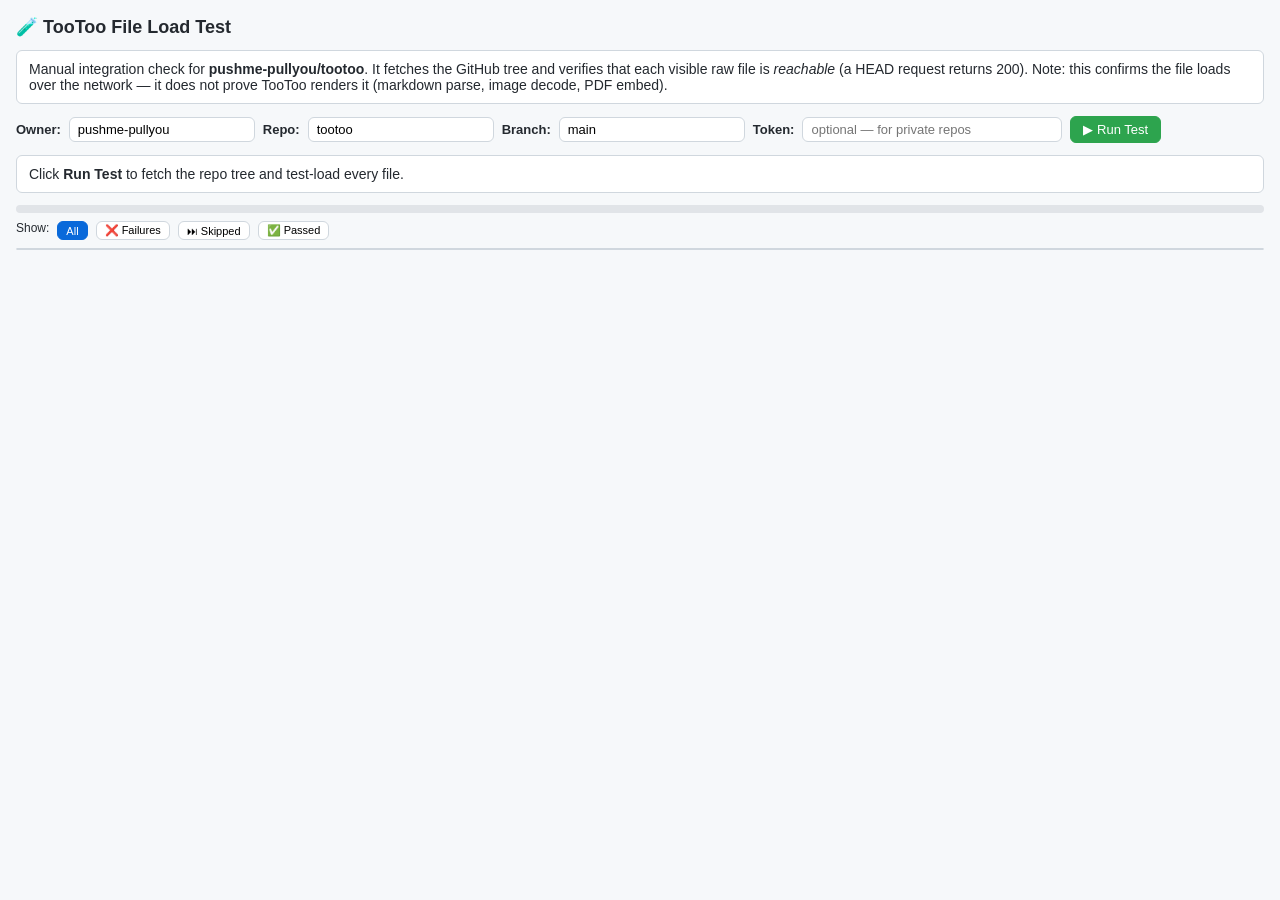
<file: tootoo-test-load.html>
<!DOCTYPE html>
<html lang="en">

<head>
  <meta charset="UTF-8">
  <meta name="viewport" content="width=device-width, initial-scale=1.0">
  <meta name="revised" content="2026-05-29 00:01">
  <title>TooToo — File Load Test</title>
  <style>
    * {
      box-sizing: border-box;
      margin: 0;
      padding: 0;
    }

    body {
      font-family: -apple-system, BlinkMacSystemFont, "Segoe UI", Helvetica, Arial, sans-serif;
      padding: 16px;
      background: #f6f8fa;
      color: #24292f;
    }

    h1 {
      font-size: 18px;
      margin-bottom: 12px;
    }

    .controls {
      display: flex;
      gap: 8px;
      align-items: center;
      flex-wrap: wrap;
      margin-bottom: 12px;
    }

    .controls label {
      font-size: 13px;
      font-weight: 600;
    }

    .controls input,
    .controls select {
      font-size: 13px;
      padding: 4px 8px;
      border: 1px solid #d0d7de;
      border-radius: 6px;
    }

    .controls input[type="password"] {
      width: 260px;
    }

    button {
      font-size: 13px;
      padding: 5px 12px;
      border: 1px solid #d0d7de;
      border-radius: 6px;
      background: #fff;
      cursor: pointer;
    }

    button:hover {
      background: #f3f4f6;
    }

    button.primary {
      background: #2da44e;
      color: #fff;
      border-color: #2da44e;
    }

    button.primary:hover {
      background: #218838;
    }

    button.stop {
      background: #cf222e;
      color: #fff;
      border-color: #cf222e;
    }

    .summary {
      font-size: 14px;
      margin: 12px 0;
      padding: 10px 12px;
      background: #fff;
      border: 1px solid #d0d7de;
      border-radius: 6px;
    }

    .progress-bar {
      width: 100%;
      height: 8px;
      background: #e1e4e8;
      border-radius: 4px;
      overflow: hidden;
      margin: 8px 0;
    }

    .progress-fill {
      height: 100%;
      background: #2da44e;
      transition: width 0.2s;
    }

    #log {
      max-height: 70vh;
      overflow-y: auto;
      font-size: 12px;
      font-family: "SFMono-Regular", Consolas, monospace;
      border: 1px solid #d0d7de;
      border-radius: 6px;
      background: #fff;
    }

    .log-row {
      display: flex;
      gap: 8px;
      padding: 3px 8px;
      border-bottom: 1px solid #f0f0f0;
      align-items: baseline;
    }

    .log-row:last-child {
      border-bottom: none;
    }

    .log-row .status {
      flex-shrink: 0;
      width: 18px;
      text-align: center;
    }

    .log-row .path {
      flex: 1;
      word-break: break-all;
    }

    .log-row .detail {
      flex-shrink: 0;
      color: #57606a;
      font-size: 11px;
    }

    .log-row.pass {
      background: #dafbe1;
    }

    .log-row.fail {
      background: #ffebe9;
    }

    .log-row.skip {
      background: #fff8c5;
    }

    .log-row.info {
      background: #ddf4ff;
    }

    .filter-bar {
      display: flex;
      gap: 8px;
      margin: 8px 0;
      font-size: 12px;
    }

    .filter-bar button {
      font-size: 11px;
      padding: 2px 8px;
    }

    .filter-bar button.active {
      background: #0969da;
      color: #fff;
      border-color: #0969da;
    }
  </style>
</head>

<body>
  <h1>🧪 TooToo File Load Test</h1>
  <p class="summary">Manual integration check for <strong>pushme-pullyou/tootoo</strong>. It fetches the GitHub tree and verifies that each visible raw file is <em>reachable</em> (a HEAD request returns 200). Note: this confirms the file loads over the network — it does not prove TooToo renders it (markdown parse, image decode, PDF embed).</p>

  <div class="controls">
    <label>Owner:</label>
    <input id="owner" value="pushme-pullyou">
    <label>Repo:</label>
    <input id="repo" value="tootoo">
    <label>Branch:</label>
    <input id="branch" value="main">
    <label>Token:</label>
    <input id="token" type="password" placeholder="optional — for private repos">
    <button class="primary" id="btnRun">▶ Run Test</button>
    <button class="stop" id="btnStop" style="display:none">■ Stop</button>
  </div>

  <div class="summary" id="summary">Click <strong>Run Test</strong> to fetch the repo tree and test-load every file.
  </div>

  <div class="progress-bar">
    <div class="progress-fill" id="progress" style="width:0"></div>
  </div>

  <div class="filter-bar">
    <span>Show:</span>
    <button class="active" data-filter="all">All</button>
    <button data-filter="fail">❌ Failures</button>
    <button data-filter="skip">⏭ Skipped</button>
    <button data-filter="pass">✅ Passed</button>
  </div>

  <div id="log"></div>

  <script>
    const $ = ( id ) => document.getElementById( id );
    const log = $( "log" );
    const summary = $( "summary" );
    const progress = $( "progress" );
    let aborted = false;
    let controller = null; // per-run AbortController, so Stop cancels in-flight fetches

    // Restore saved field values from localStorage
    const PERSIST_FIELDS = [ "owner", "repo", "branch", "token" ];
    PERSIST_FIELDS.forEach( id => {
      const saved = localStorage.getItem( `tootoo-test-${ id }` );
      if ( saved !== null ) $( id ).value = saved;
    } );

    // Filter buttons
    let activeFilter = "all";
    document.querySelector( ".filter-bar" ).addEventListener( "click", ( e ) => {
      const btn = e.target.closest( "button[data-filter]" );
      if ( !btn ) return;
      document.querySelectorAll( ".filter-bar button" ).forEach( b => b.classList.remove( "active" ) );
      btn.classList.add( "active" );
      activeFilter = btn.dataset.filter;
      log.querySelectorAll( ".log-row" ).forEach( row => {
        if ( activeFilter === "all" ) { row.style.display = ""; return; }
        row.style.display = row.classList.contains( activeFilter ) ? "" : "none";
      } );
    } );

    const addRow = ( status, icon, path, detail, cls ) => {
      const row = document.createElement( "div" );
      row.className = `log-row ${ cls }`;
      row.innerHTML = `<span class="status">${ icon }</span><span class="path">${ esc( path ) }</span><span class="detail">${ esc( detail ) }</span>`;
      if ( activeFilter !== "all" && !row.classList.contains( activeFilter ) ) row.style.display = "none";
      log.appendChild( row );
      log.scrollTop = log.scrollHeight;
    };

    const esc = ( s ) => s.replace( /&/g, "&amp;" ).replace( /</g, "&lt;" ).replace( />/g, "&gt;" );

    // File extensions that we verify by HEAD/GET request
    const textExts = [ "md", "txt", "json", "js", "ts", "css", "csv", "xml", "yml", "yaml", "toml", "ini", "cfg", "sh", "bat", "py", "rb", "java", "c", "cpp", "h", "go", "rs", "swift", "kt", "r", "sql", "graphql", "env", "gitignore", "editorconfig", "license" ];
    const imageExts = [ "png", "jpg", "jpeg", "gif", "svg", "webp", "ico", "bmp", "avif" ];
    const mediaExts = [ "mp4", "webm", "mp3", "wav", "ogg", "aac", "flac" ];
    const embedExts = [ "html", "htm", "pdf" ];
    const binaryExts = [ "xlsx", "xls", "zip", "tar", "gz", "woff", "woff2", "ttf", "eot" ];

    const classifyExt = ( name ) => {
      const ext = name.includes( "." ) ? name.split( "." ).pop().toLowerCase() : "";
      if ( imageExts.includes( ext ) ) return "image";
      if ( mediaExts.includes( ext ) ) return "media";
      if ( embedExts.includes( ext ) ) return "embed";
      if ( binaryExts.includes( ext ) ) return "binary";
      return "text";
    };

    const formatSize = ( bytes ) => {
      if ( bytes < 1024 ) return `${ bytes } B`;
      if ( bytes < 1024 * 1024 ) return `${ ( bytes / 1024 ).toFixed( 1 ) } KB`;
      return `${ ( bytes / ( 1024 * 1024 ) ).toFixed( 1 ) } MB`;
    };

    // If a GitHub API response is a rate-limit rejection, describe when it resets
    const rateLimitNote = ( resp ) => {
      const remaining = resp.headers.get( "X-RateLimit-Remaining" );
      const reset = resp.headers.get( "X-RateLimit-Reset" );
      if ( remaining === "0" && reset ) {
        const when = new Date( Number( reset ) * 1000 ).toLocaleTimeString();
        return ` — GitHub API rate limit exceeded; resets at ${ when }. Add a token to raise the limit.`;
      }
      return "";
    };

    $( "btnRun" ).addEventListener( "click", runTest );
    $( "btnStop" ).addEventListener( "click", () => { aborted = true; if ( controller ) controller.abort(); } );

    async function runTest () {
      const owner = $( "owner" ).value.trim();
      const repo = $( "repo" ).value.trim();
      const branch = $( "branch" ).value.trim();
      const token = $( "token" ).value.trim();
      if ( !owner || !repo || !branch ) return;

      // Persist field values for next time
      PERSIST_FIELDS.forEach( id => localStorage.setItem( `tootoo-test-${ id }`, $( id ).value.trim() ) );

      aborted = false;
      controller = new AbortController();
      log.innerHTML = "";
      $( "btnRun" ).style.display = "none";
      $( "btnStop" ).style.display = "";
      progress.style.width = "0";
      progress.style.background = "#2da44e";

      const headers = {};
      if ( token ) headers.Authorization = `token ${ token }`;

      // 1. Fetch the tree
      addRow( "info", "🔄", `Fetching tree: ${ owner }/${ repo } @ ${ branch }`, "", "info" );
      summary.innerHTML = "Fetching repository tree…";

      let items;
      try {
        const url = `https://api.github.com/repos/${ owner }/${ repo }/git/trees/${ branch }?recursive=1`;
        const resp = await fetch( url, { headers, signal: controller.signal } );
        if ( !resp.ok ) {
          const note = ( resp.status === 403 || resp.status === 429 ) ? rateLimitNote( resp ) : "";
          throw new Error( `HTTP ${ resp.status }${ note }` );
        }
        const data = await resp.json();
        items = data.tree.filter( i => i.type === "blob" );
        addRow( "info", "✅", `Tree loaded: ${ items.length } files found`, "", "info" );
        if ( data.truncated ) {
          addRow( "skip", "⚠", "Tree is truncated — repo is too large for a single request, so only part of the file list was returned and tested.", "", "skip" );
        }
      } catch ( err ) {
        addRow( "fail", "❌", `Failed to fetch tree: ${ err.message }`, "", "fail" );
        summary.innerHTML = `<strong style="color:#cf222e">Failed to fetch tree.</strong> ${ esc( err.message ) }`;
        $( "btnRun" ).style.display = "";
        $( "btnStop" ).style.display = "none";
        return;
      }

      // 2. Test each file
      const results = { pass: 0, fail: 0, skip: 0 };
      const total = items.length;
      const startTime = performance.now();

      // Skip dotfiles and node_modules
      const testable = items.filter( i => {
        const parts = i.path.split( "/" );
        return !parts.some( p => p.startsWith( "." ) || p === "node_modules" );
      } );
      const skippedHidden = total - testable.length;
      if ( skippedHidden ) {
        addRow( "skip", "⏭", `Skipping ${ skippedHidden } hidden/dotfiles`, "", "skip" );
        results.skip += skippedHidden;
      }

      const CONCURRENCY = 6;            // raw.githubusercontent is a CDN, not the rate-limited API endpoint
      const LARGE_SKIP = 5 * 1024 * 1024; // skip files > 5 MB

      // Verify one file is reachable via a HEAD request (no body download)
      const testFile = async ( item ) => {
        const name = item.path.split( "/" ).pop();
        const kind = classifyExt( name );
        const size = item.size || 0;

        if ( size > LARGE_SKIP ) {
          addRow( "skip", "⏭", item.path, `${ formatSize( size ) } — too large`, "skip" );
          results.skip++;
          return;
        }

        const rawUrl = `https://raw.githubusercontent.com/${ owner }/${ repo }/${ branch }/${ item.path }`;
        try {
          const resp = await fetch( rawUrl, { method: "HEAD", signal: controller.signal } );
          if ( !resp.ok ) {
            addRow( "fail", "❌", item.path, `HTTP ${ resp.status }`, "fail" );
            results.fail++;
            return;
          }
          // When the CDN reports a length, treat a 0-byte body for a non-empty blob as a failure
          const clen = resp.headers.get( "content-length" );
          if ( kind === "text" && clen !== null && Number( clen ) === 0 && size > 0 ) {
            addRow( "fail", "❌", item.path, `${ formatSize( size ) } — empty response`, "fail" );
            results.fail++;
          } else {
            addRow( "pass", "✅", item.path, `${ formatSize( size ) } — ${ kind }`, "pass" );
            results.pass++;
          }
        } catch ( err ) {
          if ( err.name === "AbortError" ) return; // Stop pressed — don't count as failure
          addRow( "fail", "❌", item.path, err.message, "fail" );
          results.fail++;
        }
      };

      // Run a fixed pool of workers that pull from a shared cursor
      let done = 0;
      let cursor = 0;
      const worker = async () => {
        while ( cursor < testable.length && !aborted ) {
          const item = testable[ cursor++ ];
          await testFile( item );
          done++;
          const pct = Math.round( ( done / testable.length ) * 100 );
          progress.style.width = pct + "%";
          summary.innerHTML = `Tested <strong>${ done }</strong> of <strong>${ testable.length }</strong> — ${ pct }% — ✅ ${ results.pass } ❌ ${ results.fail } ⏭ ${ results.skip }`;
        }
      };
      await Promise.all(
        Array.from( { length: Math.min( CONCURRENCY, testable.length ) }, worker )
      );
      if ( aborted ) addRow( "info", "🛑", "Test aborted by user", "", "info" );

      const passed = results.pass, failed = results.fail, skipped = results.skip;
      const elapsed = ( ( performance.now() - startTime ) / 1000 ).toFixed( 1 );
      progress.style.width = "100%";
      progress.style.background = failed ? "#cf222e" : "#2da44e";

      const resultColor = failed ? "#cf222e" : "#2da44e";
      summary.innerHTML = `<strong style="color:${ resultColor }">${ failed ? "SOME FAILURES" : "ALL PASSED" }</strong> — ✅ ${ passed } passed · ❌ ${ failed } failed · ⏭ ${ skipped } skipped · ${ elapsed }s`;
      addRow( "info", "🏁", `Done in ${ elapsed }s`, `${ passed } pass, ${ failed } fail, ${ skipped } skip`, "info" );

      $( "btnRun" ).style.display = "";
      $( "btnStop" ).style.display = "none";
    }
  </script>
</body>

</html>
</file>
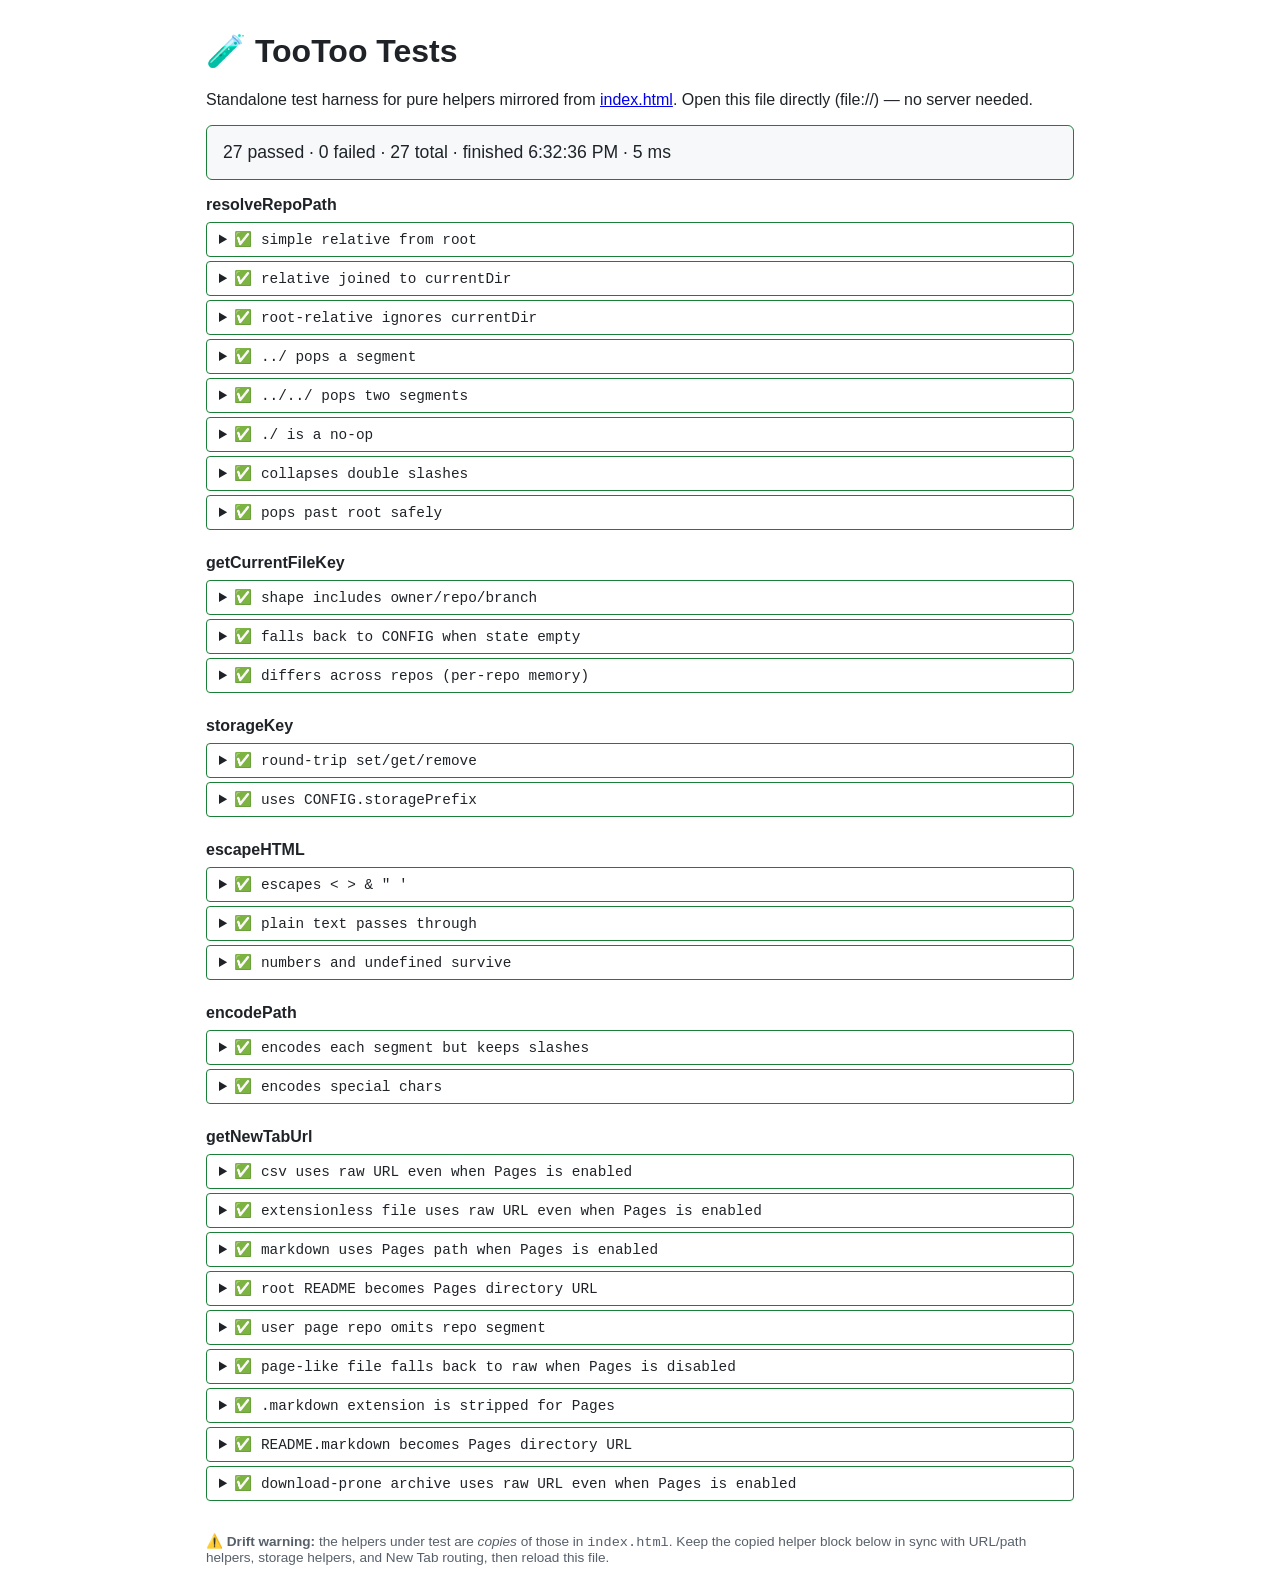
<file: tootoo-test.html>
<!DOCTYPE html>
<html lang="en">
<head>
  <meta charset="UTF-8">
  <meta name="viewport" content="width=device-width, initial-scale=1.0">
  <meta name="revised" content="2026-05-28 23:54">
  <title>TooToo Tests</title>
  <style>
    :root {
      --pass: #1a7f37;
      --fail: #cf222e;
      --bg: #f6f8fa;
      --border: #d0d7de;
      --mono: ui-monospace, SFMono-Regular, Menlo, Consolas, monospace;
    }
    * { box-sizing: border-box; }
    body {
      font-family: -apple-system, BlinkMacSystemFont, "Segoe UI", sans-serif;
      max-width: 900px;
      margin: 2rem auto;
      padding: 0 1rem;
      color: #1f2328;
    }
    h1 { margin-top: 0; }
    .summary {
      padding: 1rem;
      background: var(--bg);
      border: 1px solid var(--border);
      border-radius: 6px;
      font-size: 1.1rem;
      margin-bottom: 1rem;
    }
    .summary.all-pass { border-color: var(--pass); }
    .summary.has-fail { border-color: var(--fail); }
    .group { margin-bottom: 1.5rem; }
    .group h2 { font-size: 1rem; margin-bottom: 0.5rem; }
    details {
      border: 1px solid var(--border);
      border-radius: 4px;
      margin-bottom: 0.25rem;
      padding: 0.5rem 0.75rem;
      background: white;
    }
    details.fail { border-color: var(--fail); background: #fff5f5; }
    details.pass { border-color: var(--pass); }
    summary { cursor: pointer; font-family: var(--mono); font-size: 0.9rem; }
    .pass summary::before { content: "✅ "; }
    .fail summary::before { content: "❌ "; }
    pre {
      background: var(--bg);
      padding: 0.5rem;
      border-radius: 4px;
      font-size: 0.85rem;
      overflow-x: auto;
      margin: 0.5rem 0 0;
    }
    .label { font-weight: 600; font-size: 0.8rem; color: #57606a; }
    code { font-family: var(--mono); }
    footer { margin-top: 2rem; font-size: 0.85rem; color: #57606a; }
  </style>
</head>
<body>
  <h1>🧪 TooToo Tests</h1>
  <p>Standalone test harness for pure helpers mirrored from <a href="index.html">index.html</a>. Open this file directly (file://) — no server needed.</p>

  <div id="summary" class="summary">Running…</div>
  <div id="results"></div>

  <footer>
    <strong>⚠️ Drift warning:</strong> the helpers under test are <em>copies</em> of those in <code>index.html</code>. Keep the copied helper block below in sync with URL/path helpers, storage helpers, and New Tab routing, then reload this file.
  </footer>

  <script>
    /* ────────────────────────────────────────────────────────────
       BEGIN: copies of pure helpers from index.html
       Keep in sync with the corresponding section in index.html.
       ──────────────────────────────────────────────────────────── */

    const escapeHTML = ( str ) => {
      const map = { '&': '&amp;', '<': '&lt;', '>': '&gt;', '"': '&quot;', "'": '&#39;' };
      return String( str ).replace( /[&<>"']/g, ( c ) => map[ c ] );
    };

    const encodePath = ( path ) =>
      path.split( '/' ).map( encodeURIComponent ).join( '/' );

    const RATE_LIMIT_MESSAGE = 'Rate limited. Add a GitHub token for higher limits.';

    const SHEET_EXTS = [ 'xlsx', 'xls', 'csv', 'ods' ];
    const DOWNLOAD_PRONE_EXTS = [ ...SHEET_EXTS, 'tsv', 'zip', 'tar', 'gz', '7z', 'doc', 'docx' ];

    // CONFIG/state stubs so the helpers behave as in index.html
    const CONFIG = { owner: '', repo: '', branch: '', storagePrefix: 'tootoo', appName: 'TooToo' };
    const state = { owner: '', repo: '', branch: '', pagesEnabled: null, localMode: false, localBase: null };

    // Stubs for the network/auth deps that getNewTabUrl's Pages-probe branch
    // touches. Tests always set state.pagesEnabled explicitly, so that branch
    // never runs here — these exist only so the copied helper parses and runs.
    const getAuthHeaders = () => ( {} );
    const updateRateBadge = () => {};

    const storageKey = ( suffix ) => `${ CONFIG.storagePrefix }:${ location.pathname }:${ suffix }`;

    const rawUrl = ( path ) =>
      `https://raw.githubusercontent.com/${ encodeURIComponent( state.owner ) }/${ encodeURIComponent( state.repo ) }/${ encodeURIComponent( state.branch ) }/${ encodePath( path ) }`;

    const localUrlFor = ( path ) => {
      if ( location.protocol !== 'file:' ) return null;
      if ( !state.localMode || state.localBase === null ) return null;
      return state.localBase + encodePath( path );
    };

    const getCurrentFileKey = () => {
      const owner = state.owner || CONFIG.owner || '';
      const repo = state.repo || CONFIG.repo || '';
      const branch = state.branch || CONFIG.branch || '';
      return storageKey( `currentFile:${ owner }/${ repo }/${ branch }` );
    };

    // resolveRepoPath — same as index.html (currentDir parameterized for testing)
    const resolveRepoPath = ( targetPath, currentDir = '' ) => {
      const isRootRelative = targetPath.startsWith( '/' );
      const resolved = isRootRelative
        ? targetPath.slice( 1 )
        : ( currentDir ? currentDir + '/' + targetPath : targetPath );
      return resolved.split( '/' ).reduce( ( acc, part ) => {
        if ( part === '..' ) acc.pop();
        else if ( part !== '.' && part !== '' ) acc.push( part );
        return acc;
      }, [] ).join( '/' );
    };

    const getNewTabUrl = async ( path ) => {
      const fileName = path.split( '/' ).pop();
      const ext = fileName.includes( '.' ) ? fileName.split( '.' ).pop().toLowerCase() : '';

      // Extensionless (LICENSE, AUTHORS) and download-prone (CSV, archives,
      // Office docs) files go straight to the source. Local file shows as
      // text in the tab when available; raw triggers a browser download for
      // these MIME types, which is the expected action for a data/text file.
      if ( !ext || DOWNLOAD_PRONE_EXTS.includes( ext ) ) {
        return localUrlFor( path ) || rawUrl( path );
      }

      if ( state.pagesEnabled === null ) {
        try {
          const headers = getAuthHeaders();
          const res = await fetch(
            `https://api.github.com/repos/${ encodeURIComponent( state.owner ) }/${ encodeURIComponent( state.repo ) }/pages`,
            { headers }
          );
          updateRateBadge( res );
          state.pagesEnabled = res.ok;
        } catch ( _ ) {
          state.pagesEnabled = false;
        }
      }

      if ( state.pagesEnabled ) {
        // GitHub Pages / Jekyll renders .md and .markdown as HTML; README.* becomes the directory index.html
        const isReadme = /^readme\.(md|markdown)$/i.test( fileName );
        const pagesPath = isReadme
          ? path.slice( 0, path.length - fileName.length )  // strip filename → directory URL
          : path.replace( /\.(md|markdown)$/i, '' );        // strip .md/.markdown extension
        const encodedPagesPath = encodePath( pagesPath );
        const isUserPage = state.repo.toLowerCase() === `${ state.owner.toLowerCase() }.github.io`;
        return isUserPage
          ? `https://${ state.owner }.github.io/${ encodedPagesPath }`
          : `https://${ state.owner }.github.io/${ state.repo }/${ encodedPagesPath }`;
      }

      return rawUrl( path );
    };

    /* ────────────────────────────────────────────────────────────
       END: copies of helpers
       ──────────────────────────────────────────────────────────── */

    /* ── Tiny test runner ── */
    const tests = [];
    const test = ( group, name, fn ) => tests.push( { group, name, fn } );
    const assertEqual = ( actual, expected ) => {
      const a = JSON.stringify( actual );
      const e = JSON.stringify( expected );
      if ( a !== e ) throw { actual: a, expected: e };
    };

    /* ── 1. resolveRepoPath ── */
    test( 'resolveRepoPath', 'simple relative from root', () => {
      assertEqual( resolveRepoPath( 'foo.md', '' ), 'foo.md' );
    } );
    test( 'resolveRepoPath', 'relative joined to currentDir', () => {
      assertEqual( resolveRepoPath( 'img.png', 'docs/assets' ), 'docs/assets/img.png' );
    } );
    test( 'resolveRepoPath', 'root-relative ignores currentDir', () => {
      assertEqual( resolveRepoPath( '/README.md', 'docs/assets' ), 'README.md' );
    } );
    test( 'resolveRepoPath', '../ pops a segment', () => {
      assertEqual( resolveRepoPath( '../img.png', 'docs/assets' ), 'docs/img.png' );
    } );
    test( 'resolveRepoPath', '../../ pops two segments', () => {
      assertEqual( resolveRepoPath( '../../img.png', 'docs/assets' ), 'img.png' );
    } );
    test( 'resolveRepoPath', './ is a no-op', () => {
      assertEqual( resolveRepoPath( './foo.md', 'docs' ), 'docs/foo.md' );
    } );
    test( 'resolveRepoPath', 'collapses double slashes', () => {
      assertEqual( resolveRepoPath( 'a//b/c.md', '' ), 'a/b/c.md' );
    } );
    test( 'resolveRepoPath', 'pops past root safely', () => {
      // In repo terms, `../` from root should just stay at root (no error)
      assertEqual( resolveRepoPath( '../foo', '' ), 'foo' );
    } );

    /* ── 2. getCurrentFileKey ── */
    test( 'getCurrentFileKey', 'shape includes owner/repo/branch', () => {
      state.owner = 'octocat';
      state.repo = 'hello';
      state.branch = 'main';
      const key = getCurrentFileKey();
      if ( !key.endsWith( ':currentFile:octocat/hello/main' ) ) {
        throw { actual: key, expected: '…:currentFile:octocat/hello/main' };
      }
    } );
    test( 'getCurrentFileKey', 'falls back to CONFIG when state empty', () => {
      state.owner = ''; state.repo = ''; state.branch = '';
      CONFIG.owner = 'fallback'; CONFIG.repo = 'r'; CONFIG.branch = 'dev';
      const key = getCurrentFileKey();
      if ( !key.endsWith( ':currentFile:fallback/r/dev' ) ) {
        throw { actual: key, expected: '…:currentFile:fallback/r/dev' };
      }
      CONFIG.owner = ''; CONFIG.repo = ''; CONFIG.branch = '';
    } );
    test( 'getCurrentFileKey', 'differs across repos (per-repo memory)', () => {
      state.owner = 'a'; state.repo = 'one'; state.branch = 'main';
      const k1 = getCurrentFileKey();
      state.repo = 'two';
      const k2 = getCurrentFileKey();
      if ( k1 === k2 ) throw { actual: k1, expected: 'different from ' + k2 };
    } );

    /* ── 3. storageKey ── */
    test( 'storageKey', 'round-trip set/get/remove', () => {
      const key = storageKey( 'test-roundtrip' );
      localStorage.setItem( key, 'hello' );
      assertEqual( localStorage.getItem( key ), 'hello' );
      localStorage.removeItem( key );
      assertEqual( localStorage.getItem( key ), null );
    } );
    test( 'storageKey', 'uses CONFIG.storagePrefix', () => {
      const key = storageKey( 'x' );
      if ( !key.startsWith( `${ CONFIG.storagePrefix }:` ) ) {
        throw { actual: key, expected: `starts with ${ CONFIG.storagePrefix }:` };
      }
    } );

    /* ── 4. escapeHTML / RATE_LIMIT_MESSAGE safety ── */
    test( 'escapeHTML', 'escapes < > & " \'', () => {
      assertEqual( escapeHTML( `<a href="x">'&'</a>` ), '&lt;a href=&quot;x&quot;&gt;&#39;&amp;&#39;&lt;/a&gt;' );
    } );
    test( 'escapeHTML', 'plain text passes through', () => {
      assertEqual( escapeHTML( RATE_LIMIT_MESSAGE ), RATE_LIMIT_MESSAGE );
    } );
    test( 'escapeHTML', 'numbers and undefined survive', () => {
      assertEqual( escapeHTML( 42 ), '42' );
      assertEqual( escapeHTML( undefined ), 'undefined' );
    } );

    /* ── 5. encodePath ── */
    test( 'encodePath', 'encodes each segment but keeps slashes', () => {
      assertEqual( encodePath( 'docs/my file.md' ), 'docs/my%20file.md' );
    } );
    test( 'encodePath', 'encodes special chars', () => {
      assertEqual( encodePath( 'a/b?c.md' ), 'a/b%3Fc.md' );
    } );

    /* ── 6. getNewTabUrl ── */
    test( 'getNewTabUrl', 'csv uses raw URL even when Pages is enabled', async () => {
      state.owner = 'octocat'; state.repo = 'hello-world'; state.branch = 'main'; state.pagesEnabled = true;
      assertEqual(
        await getNewTabUrl( 'data/table.csv' ),
        'https://raw.githubusercontent.com/octocat/hello-world/main/data/table.csv'
      );
    } );
    test( 'getNewTabUrl', 'extensionless file uses raw URL even when Pages is enabled', async () => {
      state.owner = 'octocat'; state.repo = 'hello-world'; state.branch = 'main'; state.pagesEnabled = true;
      assertEqual(
        await getNewTabUrl( 'LICENSE' ),
        'https://raw.githubusercontent.com/octocat/hello-world/main/LICENSE'
      );
    } );
    test( 'getNewTabUrl', 'markdown uses Pages path when Pages is enabled', async () => {
      state.owner = 'octocat'; state.repo = 'hello-world'; state.branch = 'main'; state.pagesEnabled = true;
      assertEqual(
        await getNewTabUrl( 'docs/guide.md' ),
        'https://octocat.github.io/hello-world/docs/guide'
      );
    } );
    test( 'getNewTabUrl', 'root README becomes Pages directory URL', async () => {
      state.owner = 'octocat'; state.repo = 'hello-world'; state.branch = 'main'; state.pagesEnabled = true;
      assertEqual(
        await getNewTabUrl( 'README.md' ),
        'https://octocat.github.io/hello-world/'
      );
    } );
    test( 'getNewTabUrl', 'user page repo omits repo segment', async () => {
      state.owner = 'octocat'; state.repo = 'octocat.github.io'; state.branch = 'main'; state.pagesEnabled = true;
      assertEqual(
        await getNewTabUrl( 'docs/guide.md' ),
        'https://octocat.github.io/docs/guide'
      );
    } );
    test( 'getNewTabUrl', 'page-like file falls back to raw when Pages is disabled', async () => {
      state.owner = 'octocat'; state.repo = 'hello-world'; state.branch = 'main'; state.pagesEnabled = false;
      assertEqual(
        await getNewTabUrl( 'docs/guide.md' ),
        'https://raw.githubusercontent.com/octocat/hello-world/main/docs/guide.md'
      );
    } );
    test( 'getNewTabUrl', '.markdown extension is stripped for Pages', async () => {
      state.owner = 'octocat'; state.repo = 'hello-world'; state.branch = 'main'; state.pagesEnabled = true;
      assertEqual(
        await getNewTabUrl( 'docs/guide.markdown' ),
        'https://octocat.github.io/hello-world/docs/guide'
      );
    } );
    test( 'getNewTabUrl', 'README.markdown becomes Pages directory URL', async () => {
      state.owner = 'octocat'; state.repo = 'hello-world'; state.branch = 'main'; state.pagesEnabled = true;
      assertEqual(
        await getNewTabUrl( 'docs/README.markdown' ),
        'https://octocat.github.io/hello-world/docs/'
      );
    } );
    test( 'getNewTabUrl', 'download-prone archive uses raw URL even when Pages is enabled', async () => {
      state.owner = 'octocat'; state.repo = 'hello-world'; state.branch = 'main'; state.pagesEnabled = true;
      assertEqual(
        await getNewTabUrl( 'dist/bundle.zip' ),
        'https://raw.githubusercontent.com/octocat/hello-world/main/dist/bundle.zip'
      );
    } );

    /* ── Run ── */
    const run = async () => {
      const started = performance.now();
      const results = document.getElementById( 'results' );
      const groups = {};
      let passed = 0, failed = 0;

      for ( const t of tests ) {
        let ok = true, info = null;
        try { await t.fn(); } catch ( err ) { ok = false; info = err; }
        if ( ok ) passed++; else failed++;

        if ( !groups[ t.group ] ) {
          const wrap = document.createElement( 'div' );
          wrap.className = 'group';
          wrap.innerHTML = `<h2>${ escapeHTML( t.group ) }</h2>`;
          results.appendChild( wrap );
          groups[ t.group ] = wrap;
        }

        const det = document.createElement( 'details' );
        det.className = ok ? 'pass' : 'fail';
        if ( !ok ) det.open = true;
        const sum = document.createElement( 'summary' );
        sum.textContent = t.name;
        det.appendChild( sum );
        if ( !ok && info ) {
          const body = document.createElement( 'div' );
          body.innerHTML =
            `<div class="label">expected</div><pre>${ escapeHTML( info.expected ?? '(threw)' ) }</pre>` +
            `<div class="label">actual</div><pre>${ escapeHTML( info.actual ?? String( info.message || info ) ) }</pre>`;
          det.appendChild( body );
        }
        groups[ t.group ].appendChild( det );
      }

      const elapsed = Math.round( performance.now() - started );
      const finished = new Date().toLocaleTimeString();
      const summary = document.getElementById( 'summary' );
      summary.textContent = `${ passed } passed · ${ failed } failed · ${ tests.length } total · finished ${ finished } · ${ elapsed } ms`;
      summary.classList.add( failed === 0 ? 'all-pass' : 'has-fail' );
    };

    run();
  </script>
</body>
</html>
</file>
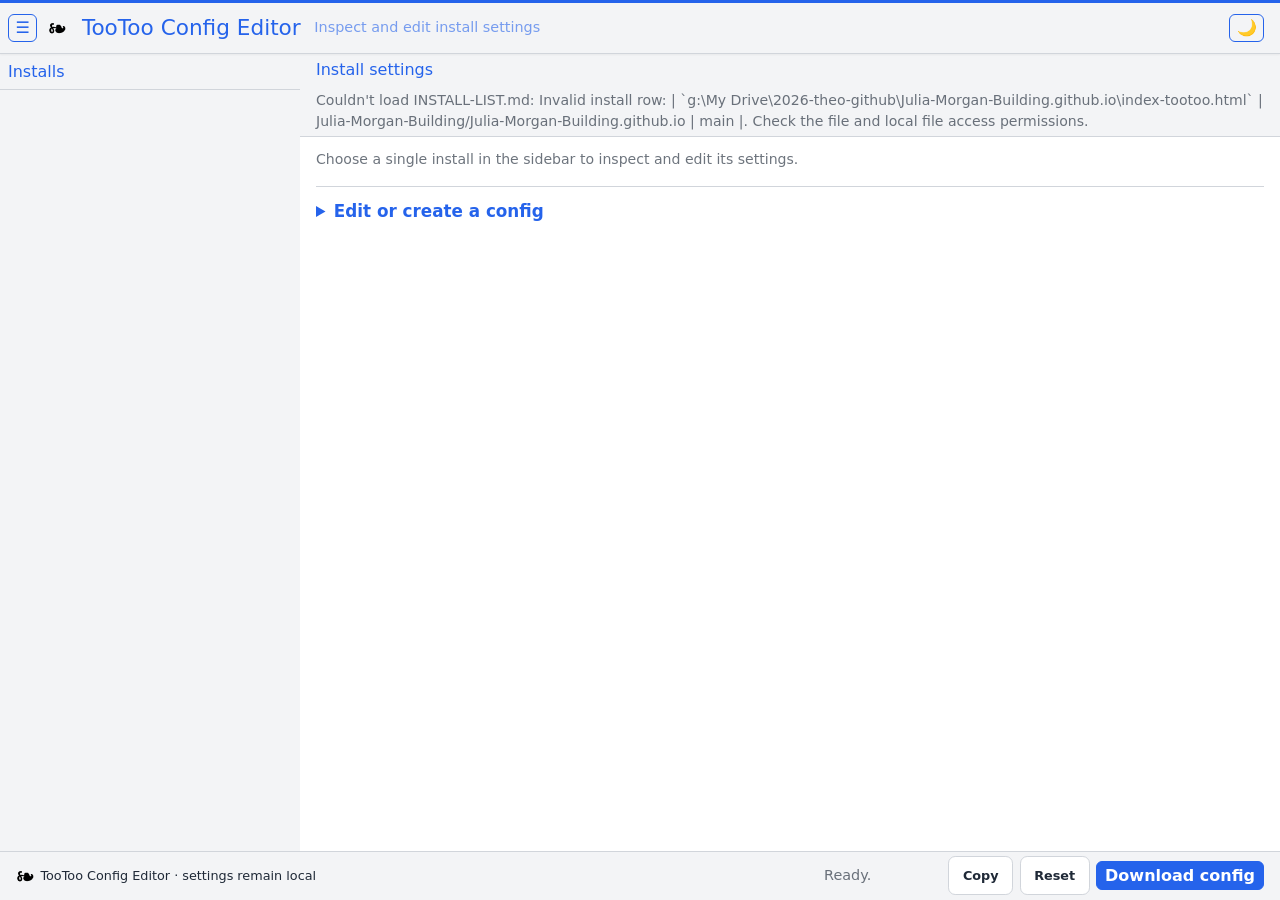
<file: tools/config-editor.html>
<!DOCTYPE html>
<html lang="en">

<head>
  <meta charset="UTF-8">
  <meta name="viewport" content="width=device-width, initial-scale=1.0">
  <meta name="color-scheme" content="light dark">
  <title>TooToo Config Editor</title>
  <link rel="stylesheet" href="../src/styles.css">
  <style>
    :root {
      color-scheme: light dark;
      font: 16px/1.5 system-ui, sans-serif;
      --bg: #f5f7fb;
      --surface: #fff;
      --text: #172033;
      --muted: #596579;
      --border: #cbd3df;
      --accent: #2563eb;
      --code: #101827;
    }

    @media (prefers-color-scheme: dark) {
      :root {
        --bg: #111827;
        --surface: #1f2937;
        --text: #e5e7eb;
        --muted: #aab4c4;
        --border: #465265;
        --accent: #60a5fa;
        --code: #0b1220;
      }
    }

    * {
      box-sizing: border-box;
    }

    body {
      margin: 0;
      background: var(--bg);
      color: var(--text);
    }

    main {
      width: min(1120px, 100%);
      margin: 0 auto;
      padding: 2rem 1rem 4rem;
    }

    h1,
    h2,
    p {
      margin-top: 0;
    }

    h1 {
      margin-bottom: 0.25rem;
      font-size: clamp(1.7rem, 4vw, 2.4rem);
    }

    h2 {
      margin-bottom: 1rem;
      font-size: 1.2rem;
    }

    .intro,
    .hint,
    .notice {
      color: var(--muted);
    }

    .layout {
      display: grid;
      grid-template-columns: minmax(0, 1.15fr) minmax(300px, 0.85fr);
      gap: 1rem;
      align-items: start;
      margin-top: 1.5rem;
    }

    form,
    .output-panel {
      display: grid;
      gap: 1rem;
    }

    fieldset,
    .output-panel {
      min-width: 0;
      margin: 0;
      padding: 1rem;
      border: 1px solid var(--border);
      border-radius: 0.75rem;
      background: var(--surface);
    }

    legend {
      padding: 0 0.35rem;
      font-size: 1.05rem;
      font-weight: 700;
    }

    .field {
      display: grid;
      gap: 0.25rem;
      margin-top: 0.8rem;
    }

    .field:first-of-type {
      margin-top: 0;
    }

    label,
    .field-title {
      font-weight: 650;
    }

    input[type="text"],
    input[type="url"],
    textarea,
    select {
      width: 100%;
      padding: 0.55rem 0.65rem;
      border: 1px solid var(--border);
      border-radius: 0.4rem;
      background: var(--bg);
      color: var(--text);
      font: inherit;
    }

    textarea {
      min-height: 5rem;
      resize: vertical;
    }

    #output {
      min-height: 30rem;
      background: var(--code);
      color: #e5e7eb;
      font: 0.85rem/1.5 ui-monospace, SFMono-Regular, Consolas, monospace;
      tab-size: 2;
    }

    .hint {
      margin: 0;
      font-size: 0.88rem;
    }

    .check {
      display: flex;
      gap: 0.6rem;
      align-items: flex-start;
      margin-top: 0.85rem;
    }

    .check input {
      margin-top: 0.35rem;
      accent-color: var(--accent);
    }

    .actions {
      display: flex;
      flex-wrap: wrap;
      gap: 0.6rem;
    }

    button {
      padding: 0.55rem 0.85rem;
      border: 1px solid var(--border);
      border-radius: 0.45rem;
      background: var(--surface);
      color: var(--text);
      font: inherit;
      font-weight: 650;
      cursor: pointer;
    }

    button.primary {
      border-color: var(--accent);
      background: var(--accent);
      color: #fff;
    }

    button:hover {
      filter: brightness(1.08);
    }

    #status {
      min-height: 1.5em;
      margin: 0;
      color: var(--muted);
      font-size: 0.9rem;
    }

    .notice {
      padding: 0.75rem 1rem;
      border-left: 3px solid var(--accent);
      background: var(--surface);
    }

    [hidden] {
      display: none !important;
    }

    @media (max-width: 760px) {
      .layout {
        grid-template-columns: 1fr;
      }

      #output {
        min-height: 20rem;
      }
    }

    :root {
      --bg: var(--primary-bg);
      --surface: var(--secondary-bg);
      --text: var(--text-color);
      --muted: color-mix(in srgb, var(--text-color) 65%, transparent);
      --border: var(--border-color);
      --accent: var(--highlight-color);
      --code: #101827;
    }

    body {
      color-scheme: light dark;
      background: var(--primary-bg);
      color: var(--text-color);
    }

    body.dark-mode {
      color-scheme: dark;
    }

    .app-main {
      width: auto;
      min-height: 0;
      margin: 0;
      padding: 0;
      overflow: hidden;
    }

    .sidebar {
      width: var(--sidebar-width);
    }

    .install-selection {
      display: grid;
      align-content: start;
      gap: 0.15rem;
      padding: 0.35rem;
    }

    .install-item {
      width: 100%;
      overflow: hidden;
      padding: 0.4rem 0.6rem;
      border: 0;
      border-radius: 4px;
      background: transparent;
      color: var(--text-color);
      font: inherit;
      font-size: 0.9rem;
      font-weight: 400;
      text-align: left;
      text-overflow: ellipsis;
      white-space: nowrap;
    }

    .install-item:hover,
    .install-item[aria-pressed="true"] {
      background: var(--hover-bg);
      color: var(--highlight-fg);
      filter: none;
    }

    .install-item[aria-pressed="true"] {
      font-weight: 650;
    }

    .content-area {
      min-height: 0;
    }

    .file-header {
      min-height: 2.25rem;
    }

    .content-body {
      flex: 1;
      padding: 0 1rem 1rem;
    }

    .content-body > .hint {
      margin: 0.75rem 0;
    }

    .install-results {
      display: grid;
      gap: 0.75rem;
      padding-top: 0.75rem;
    }

    .install-result {
      min-width: 0;
      padding: 0.75rem;
      border: 1px solid var(--border-color);
      border-radius: 0.5rem;
      background: var(--primary-bg);
    }

    .install-result h4 {
      margin: 0 0 0.25rem;
      font-size: 0.9rem;
      font-weight: 400;
      opacity: 0.75;
    }

    .install-result h3 {
      margin: 0 0 0.25rem;
      font-size: 1rem;
      overflow-wrap: anywhere;
    }

    .install-result table {
      width: 100%;
      margin-top: 0.5rem;
      border-collapse: collapse;
      font-size: 0.9rem;
    }

    .install-result th,
    .install-result td {
      padding: 0.35rem;
      border-top: 1px solid var(--border-color);
      text-align: left;
      vertical-align: top;
      overflow-wrap: anywhere;
    }

    .install-result th {
      width: 32%;
      font-weight: 650;
    }

    .install-result pre {
      margin: 0;
      white-space: pre-wrap;
      overflow-wrap: anywhere;
      font: inherit;
    }

    .editor-details {
      margin-top: 1rem;
      border-top: 1px solid var(--border-color);
      padding-top: 0.75rem;
    }

    .editor-details > summary {
      color: var(--highlight-fg);
      cursor: pointer;
      font-size: 1.05rem;
      font-weight: 650;
    }

    .editor-details > p {
      margin: 0.75rem 0;
      color: var(--muted);
    }

    #configForm {
      display: grid;
      gap: 1rem;
      margin: 1rem 0;
    }

    #output {
      min-height: 12rem;
    }

    .app-footer {
      align-items: center;
    }

    .footer-actions {
      display: flex;
      flex-wrap: wrap;
      align-items: center;
      gap: 0.4rem;
    }

    #status {
      min-width: 12ch;
      margin: 0 0.5rem;
    }

    @media (max-width: 640px) {
      .sidebar {
        width: min(45vw, 260px);
      }

      .header-subtitle {
        display: none;
      }

      .app-footer {
        align-items: flex-start;
      }

      .footer-actions {
        width: 100%;
      }
    }
  </style>
</head>

<body>
  <header>
    <button id="btnToggleSidebar" class="header-btn" type="button" title="Toggle install list"
      aria-label="Toggle install list" aria-controls="sidebar" aria-expanded="true">☰</button>
    <a id="headerGitHub" href="config-editor.html" title="Config editor home" aria-label="Config editor home">
      <img src="../favicon.ico" width="18" height="18" alt="" aria-hidden="true">
    </a>
    <a id="headerTitle" href="config-editor.html" aria-label="TooToo Config Editor">TooToo Config Editor</a>
    <span class="header-subtitle">Inspect and edit install settings</span>
    <span class="header-actions">
      <button id="btnDarkMode" class="header-btn" type="button" title="Toggle dark mode"
        aria-label="Toggle dark mode" aria-pressed="false">🌙</button>
    </span>
  </header>

  <main class="app-main">
    <aside class="sidebar" id="sidebar" aria-label="TooToo installs">
      <div class="sidebar-scroll-area">
        <div class="panel-header"><h3>Installs</h3></div>
        <nav id="installSelection" class="install-selection" aria-label="Install repositories"></nav>
      </div>
    </aside>

    <section class="content-area" id="contentArea" aria-label="Selected install configurations">
      <div class="panel-header file-header">
        <h3 id="contentHeading">Install settings</h3>
        <p id="installStatus" class="hint" role="status" aria-live="polite">Choose an install from the sidebar.</p>
      </div>
      <div id="contentBody" class="content-body">
        <div id="installResults" class="install-results" aria-live="polite">
          <p class="hint">Choose a single install in the sidebar to inspect and edit its settings.</p>
        </div>

        <details id="editorDetails" class="editor-details">
          <summary>Edit or create a config</summary>
          <p>Settings stay in this browser. Download the generated file and place it beside the install's <code>index.html</code>.</p>
          <form id="configForm">
        <fieldset>
          <legend>Repository to browse</legend>
          <div class="field">
            <label for="owner">GitHub owner</label>
            <input id="owner" name="owner" type="text" autocomplete="off" placeholder="theo-armour">
            <p class="hint">Leave owner and repository blank to let TooToo detect them.</p>
          </div>
          <div class="field">
            <label for="repo">Repository</label>
            <input id="repo" name="repo" type="text" autocomplete="off" placeholder="pages">
          </div>
          <div class="field">
            <label for="branch">Branch</label>
            <input id="branch" name="branch" type="text" autocomplete="off" placeholder="Default branch">
            <p class="hint">Leave blank to use the repository's default branch.</p>
          </div>
        </fieldset>

        <fieldset>
          <legend>Identity and links</legend>
          <div class="field">
            <label for="appName">App name</label>
            <input id="appName" name="appName" type="text" placeholder="TooToo">
          </div>
          <div class="field">
            <label for="subtitle">Subtitle</label>
            <input id="subtitle" name="subtitle" type="text" placeholder="Single-file GitHub repository browser">
          </div>
          <div class="field">
            <label for="sourceRepoUrl">Source repository URL</label>
            <input id="sourceRepoUrl" name="sourceRepoUrl" type="url" placeholder="https://github.com/pushme-pullyou/tootoo">
            <p class="hint">Used by the Source link in the About panel.</p>
          </div>
          <div class="field">
            <label for="homeUrl">Home page URL</label>
            <input id="homeUrl" name="homeUrl" type="url" placeholder="https://example.github.io">
            <p class="hint">Adds a home link in the header when provided.</p>
          </div>
          <div class="field">
            <label for="storagePrefix">Browser storage prefix</label>
            <input id="storagePrefix" name="storagePrefix" type="text" placeholder="tootoo">
            <p class="hint">Use a unique prefix if multiple TooToo installs share a browser.</p>
          </div>
        </fieldset>

        <fieldset>
          <legend>Branding</legend>
          <div class="field">
            <label for="faviconFile">Favicon file</label>
            <input id="faviconFile" name="faviconFile" type="text" placeholder="none">
            <p class="hint">Icon filename or URL, for example favicon.ico. Blank means no configured icon.</p>
          </div>
          <div class="field">
            <label for="themeColor">Theme color</label>
            <input id="themeColor" name="themeColor" type="text" placeholder="#3a8856">
            <p class="hint">Any CSS color value, for example <code>#3a8856</code> or <code>rebeccapurple</code>.</p>
          </div>
          <div class="field">
            <label for="headingFontUrl">Heading font URL</label>
            <input id="headingFontUrl" name="headingFontUrl" type="url" placeholder="https://fonts.googleapis.com/css2?family=Fraunces">
            <p class="hint">A font stylesheet URL or a direct font file URL.</p>
          </div>
          <div class="field">
            <label for="headingFont">Heading font family</label>
            <input id="headingFont" name="headingFont" type="text" placeholder='"Fraunces", serif'>
            <p class="hint">CSS font-family syntax, including quotes when needed.</p>
          </div>
        </fieldset>

        <fieldset>
          <legend>Footer rights</legend>
          <div class="field">
            <label for="rightsText">Rights text</label>
            <input id="rightsText" name="rightsText" type="text" placeholder="No rights reserved">
          </div>
          <div class="field">
            <label for="rightsScope">Show rights text for</label>
            <select id="rightsScope" name="rightsScope">
              <option value="all">All repository owners</option>
              <option value="listed">Only the listed owners</option>
              <option value="none">No owners</option>
            </select>
            <p class="hint">The default is all owners. Use an owner list to limit the rights line to accounts you specify.</p>
          </div>
          <div class="field" id="rightsOwnersField" hidden>
            <label for="rightsOwners">GitHub owners, one per line</label>
            <textarea id="rightsOwners" name="rightsOwners" placeholder="theo-armour&#10;pushme-pullyou"></textarea>
            <p class="hint">An empty list means the rights text is never shown.</p>
          </div>
        </fieldset>

        <fieldset>
          <legend>Browsing</legend>
          <div class="field">
            <label for="hiddenFolders">Hidden folders, one name per line</label>
            <textarea id="hiddenFolders" name="hiddenFolders" placeholder="Images&#10;private-assets"></textarea>
            <p class="hint">This list replaces the built-in list; leave blank to hide no extra folders.</p>
          </div>
          <div class="field">
            <label for="hiddenFiles">Hidden files, one name per line</label>
            <textarea id="hiddenFiles" name="hiddenFiles">tootoo.config.js</textarea>
            <p class="hint">Use <code>/name</code> to hide a file only at the repository root.</p>
            <p class="hint">This list replaces the built-in list. The default keeps this config file hidden; remove it if you want to show the file in the tree.</p>
          </div>
          <label class="check">
            <input id="hideDatedBackups" name="hideDatedBackups" type="checkbox" checked>
            <span>Hide files recognized as dated backups from the tree</span>
          </label>
          <label class="check">
            <input id="preferPagesUrls" name="preferPagesUrls" type="checkbox">
            <span>Prefer GitHub Pages URLs for this install's owner</span>
          </label>
          <label class="check">
            <input id="autoOpenFolderReadme" name="autoOpenFolderReadme" type="checkbox" checked>
            <span>Open a folder's README the first time I expand it</span>
          </label>
        </fieldset>
          </form>
          <section class="output-panel" aria-labelledby="outputHeading">
            <h2 id="outputHeading">Generated file</h2>
            <label for="output">Preview: <code>tootoo.config.js</code></label>
            <textarea id="output" readonly spellcheck="false" aria-live="polite"></textarea>
          </section>
        </details>
      </div>
    </section>
  </main>

  <footer class="app-footer">
    <span class="app-footer-brand">
      <img class="app-footer-mark" src="../favicon.ico" width="18" height="18" alt="">
      <span>TooToo Config Editor · settings remain local</span>
    </span>
    <div class="footer-actions">
      <p id="status" role="status" aria-live="polite">Ready.</p>
      <button id="copy" type="button">Copy</button>
      <button id="reset" type="button">Reset</button>
      <button class="primary" id="download" type="button">Download config</button>
    </div>
  </footer>

  <script src="../src/js/install-list.js"></script>
  <script>
    const form = document.getElementById( 'configForm' );
    const output = document.getElementById( 'output' );
    const status = document.getElementById( 'status' );
    const rightsScope = document.getElementById( 'rightsScope' );
    const rightsOwnersField = document.getElementById( 'rightsOwnersField' );
    const installSelection = document.getElementById( 'installSelection' );
    const installStatus = document.getElementById( 'installStatus' );
    const installResults = document.getElementById( 'installResults' );
    const contentHeading = document.getElementById( 'contentHeading' );
    const stringFields = [
      'owner', 'repo', 'branch', 'appName', 'subtitle', 'sourceRepoUrl', 'homeUrl',
      'storagePrefix', 'themeColor', 'faviconFile', 'headingFontUrl', 'headingFont', 'rightsText'
    ];
    const listFields = [ 'hiddenFolders', 'hiddenFiles' ];
    let installRequest = 0;

    const linesToList = ( value ) => value.split( /\r?\n/ ).map( ( line ) => line.trim() ).filter( Boolean );
    const formatValue = ( value ) => JSON.stringify( value );

    const parseConfigLiteral = ( source ) => {
      const start = source.search( /TOOTOO_CONFIG\s*=\s*\{/ );
      if ( start < 0 ) throw new Error( 'No TOOTOO_CONFIG object found.' );
      let index = source.indexOf( '{', start );
      const fail = ( message ) => { throw new Error( `${ message } (line ${ source.slice( 0, index ).split( '\n' ).length })` ); };
      const skip = () => {
        for ( ; ; ) {
          if ( /\s/.test( source[ index ] || '' ) ) index++;
          else if ( source.startsWith( '//', index ) ) {
            const end = source.indexOf( '\n', index );
            index = end < 0 ? source.length : end;
          } else if ( source.startsWith( '/*', index ) ) {
            const end = source.indexOf( '*/', index + 2 );
            if ( end < 0 ) fail( 'Unclosed comment' );
            index = end + 2;
          } else return;
        }
      };
      const string = () => {
        const quote = source[ index++ ];
        let value = '';
        while ( index < source.length && source[ index ] !== quote && source[ index ] !== '\n' ) {
          let char = source[ index++ ];
          if ( char === '\\' ) {
            char = source[ index++ ];
            const digits = char === 'u' ? 4 : char === 'x' ? 2 : 0;
            if ( digits ) {
              const hex = source.slice( index, index + digits );
              if ( !new RegExp( `^[0-9a-f]{${ digits }}$`, 'i' ).test( hex ) ) fail( 'Invalid string escape' );
              char = String.fromCharCode( parseInt( hex, 16 ) );
              index += digits;
            } else {
              char = ( { n: '\n', r: '\r', t: '\t', b: '\b', f: '\f', v: '\v', 0: '\0' } )[ char ] ?? char;
            }
          }
          value += char;
        }
        if ( source[ index ] !== quote ) fail( 'Unterminated string' );
        index++;
        return value;
      };
      const value = () => {
        skip();
        const char = source[ index ];
        if ( char === '"' || char === "'" ) return string();
        if ( char === '{' ) return object();
        if ( char === '[' ) {
          index++;
          const result = [];
          for ( ; ; ) {
            skip();
            if ( source[ index ] === ']' ) { index++; return result; }
            result.push( value() );
            skip();
            if ( source[ index ] === ',' ) index++;
            else if ( source[ index ] !== ']' ) fail( 'Expected "," or "]"' );
          }
        }
        const literal = /^(?:true|false|null|-?\d+(?:\.\d+)?)(?![\w$.])/.exec( source.slice( index ) )?.[ 0 ];
        if ( !literal ) fail( 'Only plain configuration values can be read' );
        index += literal.length;
        return JSON.parse( literal );
      };
      const object = () => {
        index++;
        const result = Object.create( null );
        for ( ; ; ) {
          skip();
          if ( source[ index ] === '}' ) { index++; return result; }
          let key;
          if ( source[ index ] === '"' || source[ index ] === "'" ) key = string();
          else {
            key = /^[A-Za-z_$][\w$]*/.exec( source.slice( index ) )?.[ 0 ];
            if ( !key ) fail( 'Expected a setting name' );
            index += key.length;
          }
          if ( key === '__proto__' ) fail( 'Unsupported setting name' );
          skip();
          if ( source[ index ] !== ':' ) fail( `Expected ":" after ${ key }` );
          index++;
          result[ key ] = value();
          skip();
          if ( source[ index ] === ',' ) index++;
          else if ( source[ index ] !== '}' ) fail( 'Expected "," or "}"' );
        }
      };
      return object();
    };

    const renderInstallChoices = async () => {
      installSelection.replaceChildren();
      installStatus.textContent = 'Loading INSTALL-LIST.md...';
      try {
        const installs = await fetchInstallList( '../INSTALL-LIST.md' );
        for ( const install of installs ) {
          const button = document.createElement( 'button' );
          button.className = 'install-item';
          button.type = 'button';
          button.textContent = install.name;
          button.title = `${ install.owner }/${ install.repo }`;
          button.setAttribute( 'aria-pressed', 'false' );
          button.addEventListener( 'click', () => loadInstall( install ) );
          installSelection.append( button );
        }
        installStatus.textContent = 'Select an install to read its config.';
      } catch ( error ) {
        installStatus.textContent = `Couldn't load INSTALL-LIST.md: ${ error.message }. Check the file and local file access permissions.`;
      }
    };

    const setEditorFromConfig = ( values, install ) => {
      form.reset();
      for ( const key of stringFields ) {
        if ( values[ key ] != null && typeof values[ key ] !== 'object' ) form.elements[ key ].value = String( values[ key ] );
      }
      for ( const key of listFields ) {
        if ( Array.isArray( values[ key ] ) ) form.elements[ key ].value = values[ key ].join( '\n' );
      }
      if ( values.rightsOwners === null ) rightsScope.value = 'all';
      else if ( Array.isArray( values.rightsOwners ) ) {
        rightsScope.value = values.rightsOwners.length ? 'listed' : 'none';
        form.elements.rightsOwners.value = values.rightsOwners.join( '\n' );
      }
      form.elements.hideDatedBackups.checked = values.hideDatedBackups !== false;
      form.elements.preferPagesUrls.checked = values.preferPagesUrls === true;
      form.elements.autoOpenFolderReadme.checked = values.autoOpenFolderReadme !== false;
      if ( !values.owner ) form.elements.owner.value = install.owner;
      if ( !values.repo ) form.elements.repo.value = install.repo;
      render();
      document.getElementById( 'editorDetails' ).open = true;
      status.textContent = `Loaded ${ install.name } settings into the editor.`;
      form.scrollIntoView( { behavior: 'smooth', block: 'start' } );
    };

    const resetEditorForInstall = ( install ) => {
      form.reset();
      form.elements.owner.value = install.owner;
      form.elements.repo.value = install.repo;
      render();
      document.getElementById( 'editorDetails' ).open = true;
    };

    const renderInstallResult = ( install, result ) => {
      const card = document.createElement( 'article' );
      card.className = 'install-result';
      const title = document.createElement( 'h3' );
      title.textContent = install.name;
      const repository = document.createElement( 'h4' );
      repository.textContent = `${ install.owner }/${ install.repo }`;
      const state = document.createElement( 'p' );
      state.className = 'hint';
      state.textContent = result.error || `${ Object.keys( result.values ).length } explicit setting(s)`;
      card.append( title, repository, state );
      if ( result.values ) {
        const table = document.createElement( 'table' );
        const body = document.createElement( 'tbody' );
        for ( const [ key, value ] of Object.entries( result.values ) ) {
          const row = document.createElement( 'tr' );
          const heading = document.createElement( 'th' );
          heading.scope = 'row';
          heading.textContent = key;
          const cell = document.createElement( 'td' );
          const pre = document.createElement( 'pre' );
          pre.textContent = JSON.stringify( value, null, 2 );
          cell.append( pre );
          row.append( heading, cell );
          body.append( row );
        }
        if ( !Object.keys( result.values ).length ) {
          const row = document.createElement( 'tr' );
          const cell = document.createElement( 'td' );
          cell.colSpan = 2;
          cell.textContent = 'No overrides; TooToo defaults are in use.';
          row.append( cell );
          body.append( row );
        }
        table.append( body );
        card.append( table );
      }
      installResults.replaceChildren( card );
    };

    const inspectInstall = async ( install ) => {
      const url = `https://raw.githubusercontent.com/${ encodeURIComponent( install.owner ) }/${ encodeURIComponent( install.repo ) }/HEAD/tootoo.config.js`;
      const response = await fetch( url, { cache: 'no-store' } );
      if ( response.status === 404 ) return { error: 'Config not found or repository is private.' };
      if ( !response.ok ) throw new Error( `GitHub returned HTTP ${ response.status }.` );
      return { values: parseConfigLiteral( await response.text() ) };
    };

    const loadInstall = async ( install ) => {
      const request = ++installRequest;
      for ( const button of installSelection.querySelectorAll( '.install-item' ) ) {
        button.setAttribute( 'aria-pressed', String( button.textContent === install.name ) );
      }
      contentHeading.textContent = install.name;
      installResults.replaceChildren();
      installStatus.textContent = `Loading ${ install.name }…`;
      try {
        const result = await inspectInstall( install );
        if ( request !== installRequest ) return;
        renderInstallResult( install, result );
        if ( result.values ) {
          setEditorFromConfig( result.values, install );
          installStatus.textContent = `Loaded ${ install.name }.`;
        } else {
          resetEditorForInstall( install );
          installStatus.textContent = `${ install.name }: ${ result.error }`;
        }
      } catch ( error ) {
        if ( request !== installRequest ) return;
        const result = { error: error.message || 'Could not load config.' };
        renderInstallResult( install, result );
        resetEditorForInstall( install );
        installStatus.textContent = `${ install.name }: ${ result.error }`;
      }
    };

    const buildConfig = () => {
      const entries = [];
      for ( const key of stringFields ) {
        const value = form.elements[ key ].value.trim();
        if ( value ) entries.push( `  ${ key }: ${ formatValue( value ) }` );
      }
      for ( const key of listFields ) {
        const values = linesToList( form.elements[ key ].value );
        entries.push( `  ${ key }: ${ formatValue( values ) }` );
      }

      if ( rightsScope.value === 'listed' ) {
        entries.push( `  rightsOwners: ${ formatValue( linesToList( form.elements.rightsOwners.value ) ) }` );
      } else if ( rightsScope.value === 'none' ) {
        entries.push( '  rightsOwners: []' );
      }

      if ( !form.elements.hideDatedBackups.checked ) entries.push( '  hideDatedBackups: false' );
      if ( form.elements.preferPagesUrls.checked ) entries.push( '  preferPagesUrls: true' );
      if ( !form.elements.autoOpenFolderReadme.checked ) entries.push( '  autoOpenFolderReadme: false' );

      return `window.TOOTOO_CONFIG = {\n${ entries.join( ',\n' ) }\n};\n`;
    };

    const render = () => {
      rightsOwnersField.hidden = rightsScope.value !== 'listed';
      output.value = buildConfig();
    };

    form.addEventListener( 'input', render );
    form.addEventListener( 'change', render );
    document.getElementById( 'btnToggleSidebar' ).addEventListener( 'click', ( event ) => {
      document.body.classList.toggle( 'sidebar-hidden' );
      event.currentTarget.setAttribute( 'aria-expanded', String( !document.body.classList.contains( 'sidebar-hidden' ) ) );
    } );
    document.getElementById( 'btnDarkMode' ).addEventListener( 'click', ( event ) => {
      const dark = document.body.classList.toggle( 'dark-mode' );
      event.currentTarget.setAttribute( 'aria-pressed', String( dark ) );
      event.currentTarget.textContent = dark ? '☀️' : '🌙';
    } );
    document.getElementById( 'download' ).addEventListener( 'click', () => {
      if ( !form.reportValidity() ) return;
      const file = new Blob( [ output.value ], { type: 'text/javascript;charset=utf-8' } );
      const url = URL.createObjectURL( file );
      const link = document.createElement( 'a' );
      link.href = url;
      link.download = 'tootoo.config.js';
      document.body.appendChild( link );
      link.click();
      link.remove();
      setTimeout( () => URL.revokeObjectURL( url ), 1000 );
      status.textContent = 'Downloaded tootoo.config.js.';
    } );
    document.getElementById( 'copy' ).addEventListener( 'click', async () => {
      if ( !form.reportValidity() ) return;
      try {
        await navigator.clipboard.writeText( output.value );
        status.textContent = 'Copied config code to the clipboard.';
      } catch ( error ) {
        status.textContent = `Could not copy to clipboard: ${ error.message || 'clipboard access is unavailable' }. Use Download config file instead.`;
      }
    } );
    document.getElementById( 'reset' ).addEventListener( 'click', () => {
      form.reset();
      status.textContent = 'Form reset.';
      render();
    } );

    renderInstallChoices();
    render();
  </script>
</body>

</html>
</file>
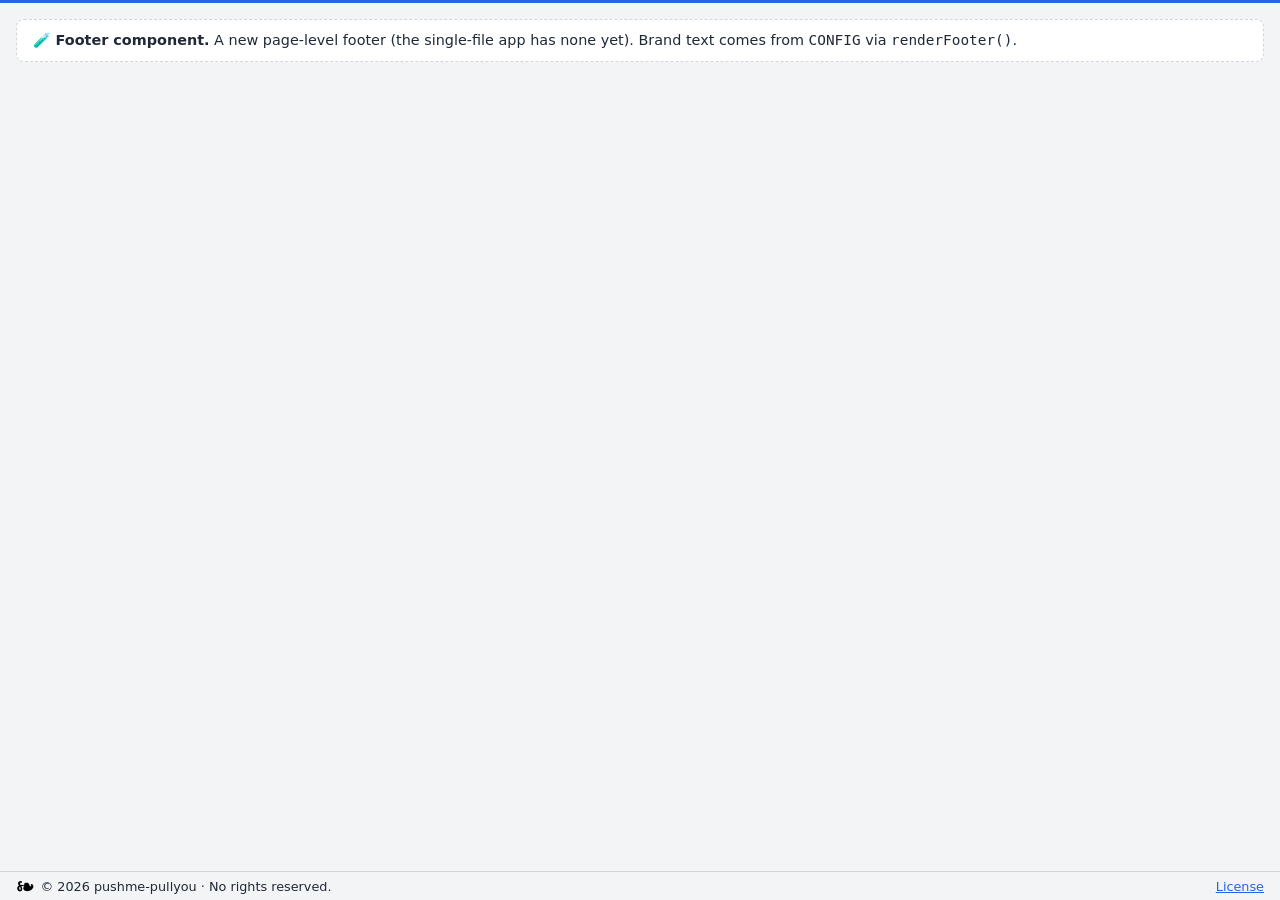
<file: src/components/footer.html>
<!DOCTYPE html>
<html lang="en">

<head>
  <meta charset="UTF-8">
  <meta name="viewport" content="width=device-width, initial-scale=1.0">
  <title>TooToo — Footer (dev)</title>
  <link rel="stylesheet" href="../styles.css">
  <style>
    .dev-note {
      margin: 1rem;
      padding: 0.75rem 1rem;
      border: 1px dashed var(--border-color);
      border-radius: 8px;
      background: var(--secondary-bg);
      font-size: 0.9rem;
    }

    body {
      justify-content: space-between;
    }
  </style>
</head>

<body>

  <div class="dev-note">
    🧪 <strong>Footer component.</strong> A new page-level footer (the single-file
    app has none yet). Brand text comes from <code>CONFIG</code> via
    <code>renderFooter()</code>.
  </div>

  <!-- @part:footer:start -->
  <footer class="app-footer">
    <span class="app-footer-brand">
      <img class="app-footer-mark" src="favicon.ico" width="18" height="18" alt="">
      <span id="footerCopyright"></span>
    </span>
    <a class="app-footer-license" href="https://opensource.org/licenses" target="_blank" rel="noopener">License</a>
  </footer>
  <!-- @part:footer:end -->

  <script src="../js/core.js"></script>
  <script src="../mock/mock-data.js"></script>
  <script src="../js/footer.js"></script>
  <script>
    renderFooter();
    // Standalone page: the mark's static src="favicon.ico" resolves relative to
    // this file (src/components/), so point it at the dev folder's generated one.
    document.querySelector( '.app-footer-mark' ).src = '../../favicon.ico';
  </script>

</body>

</html>
</file>
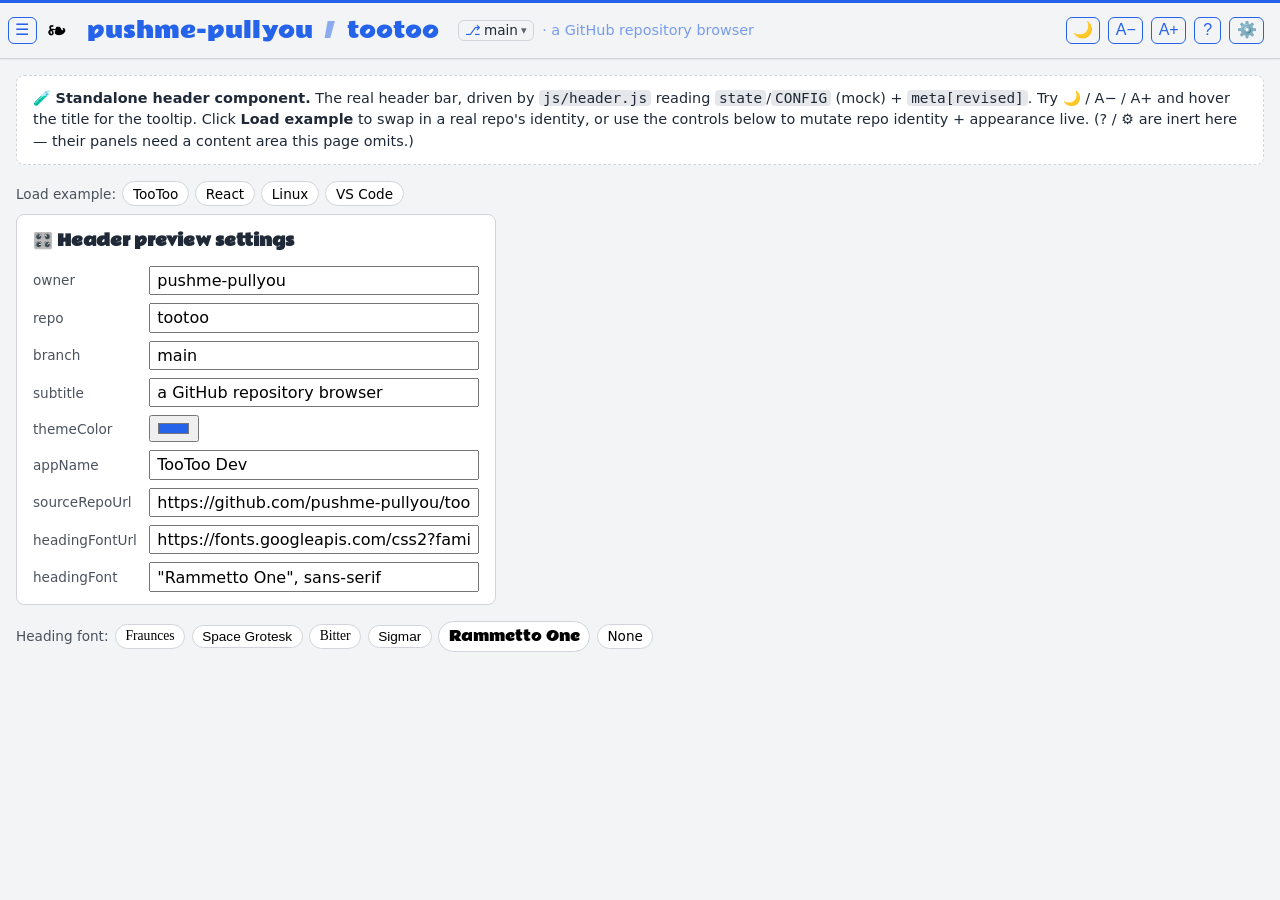
<file: src/components/header.html>
<!DOCTYPE html>
<html lang="en">

<head>
  <meta charset="UTF-8">
  <meta name="viewport" content="width=device-width, initial-scale=1.0">
  <meta name="revised" content="2026-07-06 12:05">
  <title>TooToo — Header (dev)</title>
  <link rel="stylesheet" href="../styles.css">
  <style>
    /* Page-only scaffolding. Ignored by the assembler (outside @part). */
    .dev-note {
      margin: 1rem;
      padding: 0.75rem 1rem;
      border: 1px dashed var(--border-color);
      border-radius: 8px;
      background: var(--secondary-bg);
      font-size: 0.9rem;
      line-height: 1.5;
    }

    .dev-note code {
      background: var(--hover-bg);
      padding: 0 0.25rem;
      border-radius: 4px;
    }

    .dev-controls {
      margin: 0 1rem 1rem;
      padding: 0.75rem 1rem;
      border: 1px solid var(--border-color);
      border-radius: 8px;
      background: var(--secondary-bg);
      display: grid;
      grid-template-columns: max-content 1fr;
      gap: 0.5rem 0.75rem;
      align-items: center;
      max-width: 480px;
    }

    .dev-controls h2 {
      grid-column: 1 / -1;
      margin: 0 0 0.25rem;
      font-size: 1rem;
    }

    .dev-controls label {
      font-size: 0.85rem;
      opacity: 0.8;
    }

    .dev-controls input {
      font: inherit;
      padding: 0.2rem 0.4rem;
    }

    .dev-presets {
      display: flex;
      flex-wrap: wrap;
      gap: 0.4rem;
      align-items: center;
      margin: 0 1rem 0.5rem;
    }

    .dev-presets span {
      font-size: 0.85rem;
      opacity: 0.8;
    }

    .dev-presets button {
      font: inherit;
      font-size: 0.85rem;
      padding: 0.2rem 0.6rem;
      border: 1px solid var(--border-color);
      border-radius: 999px;
      background: var(--secondary-bg);
      cursor: pointer;
    }

    .dev-presets button:hover {
      border-color: var(--highlight-color);
      color: var(--highlight-color);
    }
  </style>
</head>

<body>

  <!-- @part:header:start -->
  <header>
    <button id="btnToggleSidebar" class="header-btn" title="Close sidebar (Ctrl/⌘ B)" aria-label="Toggle sidebar"
      aria-controls="sidebar" aria-expanded="true">☰</button>
    <a id="headerGitHub" href="." title="View on GitHub" aria-label="View on GitHub">
      <!-- App brand mark: the deployment's favicon.ico (static; the standalone
           harness rewrites the src to ../../favicon.ico). aria-hidden: the anchor's
           aria-label names the link. -->
      <img id="headerBrand" src="favicon.ico" width="18" height="18" alt="" aria-hidden="true">
    </a>

    <a id="headerTitle" href="." title="Reload" aria-label="Reload page">TooToo</a>

    <!-- Branch switcher: hidden in markup until branches load, then sidebar.js fills
         #branchName + the menu and unhides it (header markup, sidebar.js owns the
         behavior). The dev harness below toggles it standalone for preview. -->
    <span class="branch-control">
      <button id="btnBranch" class="branch-switcher" type="button" hidden aria-haspopup="listbox" aria-expanded="false"
        title="Switch branch">
        <span class="branch-glyph" aria-hidden="true">⎇</span>
        <span id="branchName"></span>
        <span class="branch-caret" aria-hidden="true">▾</span>
      </button>
      <div id="branchMenu" class="branch-menu" role="listbox" aria-label="Branches" hidden></div>
    </span>

    <!-- ⌂ hub link: hidden unless CONFIG.homeUrl is set (header.js wires it at init) -->
    <a id="headerHome" class="header-btn" hidden title="Home" aria-label="Home page">⌂</a>

    <span id="headerSubtitle" class="header-subtitle" hidden></span>

    <button id="btnDarkMode" class="header-btn dark-mode-btn" title="Toggle Dark Mode"
      aria-label="Toggle dark mode" aria-pressed="false">🌙</button>
    <button id="btnFontDec" class="header-btn" title="Decrease Font Size" aria-label="Decrease font size">A−</button>
    <button id="btnFontInc" class="header-btn" title="Increase Font Size" aria-label="Increase font size">A+</button>
    <button id="btnHelp" class="header-btn" title="About this app" aria-label="About this app"
      aria-pressed="false">?</button>
    <button id="btnToken" class="header-btn" title="GitHub API rate limit — click to set a token"
      aria-label="Set GitHub personal access token" aria-pressed="false">⚙️</button>
    <div id="rateBadge" class="rate-limit-badge" title="API Rate Limit" aria-live="polite"></div>
  </header>
  <!-- @part:header:end -->

  <div class="dev-note">
    🧪 <strong>Standalone header component.</strong> The real header bar, driven by
    <code>js/header.js</code> reading <code>state</code>/<code>CONFIG</code> (mock) + <code>meta[revised]</code>.
    Try 🌙 / A− / A+ and hover the title for the tooltip. Click <strong>Load example</strong>
    to swap in a real repo's identity, or use the controls below to mutate repo identity +
    appearance live. (? / ⚙️ are inert here — their panels need a content area this page omits.)
  </div>

  <div class="dev-presets" id="devPresets">
    <span>Load example:</span>
  </div>

  <div class="dev-controls">
    <h2>🎛️ Header preview settings</h2>
    <label for="ctlOwner">owner</label>
    <input id="ctlOwner" type="text" placeholder="e.g. pushme-pullyou">
    <label for="ctlRepo">repo</label>
    <input id="ctlRepo" type="text" placeholder="e.g. tootoo">
    <label for="ctlBranch">branch</label>
    <input id="ctlBranch" type="text" placeholder="e.g. main">
    <label for="ctlSubtitle">subtitle</label>
    <input id="ctlSubtitle" type="text" placeholder="(empty)">
    <label for="ctlColor">themeColor</label>
    <input id="ctlColor" type="color">
    <label for="ctlAppName">appName</label>
    <input id="ctlAppName" type="text" placeholder="shown when owner+repo empty">
    <label for="ctlSource">sourceRepoUrl</label>
    <input id="ctlSource" type="url" placeholder="https://github.com/…">
    <label for="ctlFontUrl">headingFontUrl</label>
    <input id="ctlFontUrl" type="url" placeholder="Google Fonts / .woff2 URL">
    <label for="ctlFont">headingFont</label>
    <input id="ctlFont" type="text" placeholder='e.g. "Patua One", serif'>
  </div>

  <div class="dev-presets" id="devFonts">
    <span>Heading font:</span>
  </div>

  <!-- Component dependencies. -->
  <script src="../js/core.js"></script>
  <script src="../mock/mock-data.js"></script>
  <script src="../js/header.js"></script>

  <!-- Dev harness: seed control values, then mutate CONFIG + re-render. -->
  <script>
    const byId = ( id ) => document.getElementById( id );

    initHeader();
    // Standalone page: the brand mark's static src="favicon.ico" resolves relative to
    // this file (src/components/), so point it at the dev folder's generated one.
    byId( 'headerBrand' ).src = '../../favicon.ico';
    byId( 'ctlOwner' ).value = state.owner || CONFIG.owner || '';
    byId( 'ctlRepo' ).value = state.repo || CONFIG.repo || '';
    byId( 'ctlBranch' ).value = state.branch || CONFIG.branch || '';
    byId( 'ctlSubtitle' ).value = CONFIG.subtitle || '';
    // Default to the live --highlight-color from styles.css (one source of truth)
    // rather than a hard-coded hex; initAppearance has already applied it.
    byId( 'ctlColor' ).value = CONFIG.themeColor ||
      getComputedStyle( document.documentElement ).getPropertyValue( '--highlight-color' ).trim() || '#2563eb';
    byId( 'ctlAppName' ).value = CONFIG.appName || '';
    byId( 'ctlSource' ).value = CONFIG.sourceRepoUrl || '';
    byId( 'ctlFontUrl' ).value = CONFIG.headingFontUrl || '';
    byId( 'ctlFont' ).value = CONFIG.headingFont || '';

    const reflectConfig = ( id, key ) => byId( id ).addEventListener( 'input', ( e ) => {
      CONFIG[ key ] = e.target.value; updateHeaderFromConfig();
    } );

    // sourceRepoUrl is wired into #headerGitHub once at init (header.js), so mirror
    // it onto the href directly — updateHeaderFromConfig doesn't touch the link.
    const reflectSource = () => byId( 'ctlSource' ).addEventListener( 'input', ( e ) => {
      CONFIG.sourceRepoUrl = e.target.value;
      byId( 'headerGitHub' ).setAttribute( 'href', e.target.value || '#' );
    } );

    // headingFont sets --heading-font (consumed by #headerTitle + h1–h6 CSS);
    // empty clears it so the var falls back to the body font.
    const reflectHeadingFont = () => byId( 'ctlFont' ).addEventListener( 'input', ( e ) => {
      const value = e.target.value;
      CONFIG.headingFont = value;
      const root = document.documentElement.style;
      if ( value ) root.setProperty( '--heading-font', value );
      else root.removeProperty( '--heading-font' );
    } );

    // headingFontUrl loads a stylesheet. Reuse a single <link> (vs. core.js's
    // applyHeadingFont, which appends a fresh one each call) so live edits don't
    // pile up stale font links in the dev page's <head>.
    const reflectFontUrl = () => byId( 'ctlFontUrl' ).addEventListener( 'input', ( e ) => {
      const value = e.target.value.trim();
      CONFIG.headingFontUrl = value;
      let link = byId( 'devHeadingFontLink' );
      if ( !value ) { link?.remove(); return; }
      if ( !link ) {
        link = document.createElement( 'link' );
        link.id = 'devHeadingFontLink';
        link.rel = 'stylesheet';
        document.head.appendChild( link );
      }
      link.href = value;
    } );

    const reflectState = ( id, key ) => byId( id ).addEventListener( 'input', ( e ) => {
      const value = e.target.value.trim();
      state[ key ] = value;
      CONFIG[ key ] = value;
      updateHeaderFromConfig();
      syncBranchChip();
    } );

    const syncBranchChip = () => {
      const branch = state.branch || CONFIG.branch || '';
      const btn = byId( 'btnBranch' );
      const name = byId( 'branchName' );
      if ( !btn || !name ) return;
      if ( !branch ) {
        btn.hidden = true;
        name.textContent = '';
        return;
      }
      name.textContent = branch;
      btn.hidden = false;
      btn.title = `Branch: ${ branch } — click to switch`;
      btn.setAttribute( 'aria-label', `Branch ${ branch } — click to switch` );
    };

    reflectState( 'ctlOwner', 'owner' );
    reflectState( 'ctlRepo', 'repo' );
    reflectState( 'ctlBranch', 'branch' );
    reflectConfig( 'ctlSubtitle', 'subtitle' );
    reflectConfig( 'ctlColor', 'themeColor' );
    reflectConfig( 'ctlAppName', 'appName' );
    reflectSource();
    reflectHeadingFont();
    reflectFontUrl();
    syncBranchChip();

    // The harness doesn't load main.js (so applyHeadingFont never runs), yet the
    // controls are seeded from CONFIG.headingFont. Apply that seed through the managed
    // -link path so the preview matches the panel — not a raw applyHeadingFont(), which
    // would append an unmanaged <link> and reintroduce the stale-link pileup.
    byId( 'ctlFontUrl' ).dispatchEvent( new Event( 'input' ) );
    byId( 'ctlFont' ).dispatchEvent( new Event( 'input' ) );

    // ── Example presets: one click fills every control with a real repo's
    // identity + branding. Each field is set then fired through the existing
    // 'input' handlers, so the header re-renders just as if it were typed. ──
    const PRESETS = [
      {
        name: 'TooToo',
        owner: 'pushme-pullyou', repo: 'tootoo', branch: 'main',
        appName: 'TooToo', subtitle: 'Single-file GitHub repository browser',
        themeColor: '#3a8856', sourceRepoUrl: 'https://github.com/pushme-pullyou/tootoo',
        headingFontUrl: 'https://fonts.googleapis.com/css2?family=Patua+One&display=swap',
        headingFont: '"Patua One", serif',
      },
      {
        name: 'React',
        owner: 'facebook', repo: 'react', branch: 'main',
        appName: 'React', subtitle: 'A library for web and native user interfaces',
        themeColor: '#149eca', sourceRepoUrl: 'https://github.com/facebook/react',
        headingFontUrl: '', headingFont: '',
      },
      {
        name: 'Linux',
        owner: 'torvalds', repo: 'linux', branch: 'master',
        appName: 'Linux', subtitle: 'Linux kernel source tree',
        themeColor: '#d4a017', sourceRepoUrl: 'https://github.com/torvalds/linux',
        headingFontUrl: 'https://fonts.googleapis.com/css2?family=Courier+Prime&display=swap',
        headingFont: '"Courier Prime", monospace',
      },
      {
        name: 'VS Code',
        owner: 'microsoft', repo: 'vscode', branch: 'main',
        appName: 'VS Code', subtitle: 'Code editing. Redefined.',
        themeColor: '#007acc', sourceRepoUrl: 'https://github.com/microsoft/vscode',
        headingFontUrl: '', headingFont: '',
      },
    ];

    const applyPreset = ( p ) => {
      const set = ( id, value ) => {
        const el = byId( id );
        // <input type=color> can't hold '' (it snaps to #000000), so leave the
        // swatch unchanged when a preset omits the color rather than forcing black.
        if ( el.type === 'color' && !value ) return;
        el.value = value || '';
        el.dispatchEvent( new Event( 'input', { bubbles: true } ) );
      };
      set( 'ctlOwner', p.owner );
      set( 'ctlRepo', p.repo );
      set( 'ctlBranch', p.branch );
      set( 'ctlSubtitle', p.subtitle );
      set( 'ctlColor', p.themeColor );
      set( 'ctlAppName', p.appName );
      set( 'ctlSource', p.sourceRepoUrl );
      set( 'ctlFontUrl', p.headingFontUrl );
      set( 'ctlFont', p.headingFont );
    };

    const presetBar = byId( 'devPresets' );
    PRESETS.forEach( ( p ) => {
      const btn = document.createElement( 'button' );
      btn.type = 'button';
      btn.textContent = p.name;
      btn.title = `${ p.owner }/${ p.repo } @ ${ p.branch }`;
      btn.addEventListener( 'click', () => applyPreset( p ) );
      presetBar.appendChild( btn );
    } );

    // ── Quick heading-font swatches: each button just drives the headingFont +
    // headingFontUrl controls (via their 'input' handlers). 'None' clears both to
    // prove the system-font fallback. Buttons render in their own face once loaded. ──
    const FONTS = [
      { name: 'Fraunces', headingFont: '"Fraunces", serif', headingFontUrl: 'https://fonts.googleapis.com/css2?family=Fraunces:opsz,wght@9..144,600&display=swap' },
      { name: 'Space Grotesk', headingFont: '"Space Grotesk", sans-serif', headingFontUrl: 'https://fonts.googleapis.com/css2?family=Space+Grotesk:wght@600&display=swap' },
      { name: 'Bitter', headingFont: '"Bitter", serif', headingFontUrl: 'https://fonts.googleapis.com/css2?family=Bitter:wght@600&display=swap' },
      { name: 'Sigmar', headingFont: '"Sigmar", sans-serif', headingFontUrl: 'https://fonts.googleapis.com/css2?family=Sigmar&display=swap' },
      { name: 'Rammetto One', headingFont: '"Rammetto One", sans-serif', headingFontUrl: 'https://fonts.googleapis.com/css2?family=Rammetto+One&display=swap' },
      { name: 'None', headingFont: '', headingFontUrl: '' },
    ];
    const applyFont = ( f ) => {
      const fire = ( id, value ) => {
        const el = byId( id );
        el.value = value;
        el.dispatchEvent( new Event( 'input', { bubbles: true } ) );
      };
      fire( 'ctlFontUrl', f.headingFontUrl );
      fire( 'ctlFont', f.headingFont );
    };
    const fontBar = byId( 'devFonts' );
    FONTS.forEach( ( f ) => {
      const btn = document.createElement( 'button' );
      btn.type = 'button';
      btn.textContent = f.name;
      if ( f.headingFont ) btn.style.fontFamily = f.headingFont;   // preview the face on the button itself
      btn.addEventListener( 'click', () => applyFont( f ) );
      fontBar.appendChild( btn );
    } );
  </script>

</body>

</html>
</file>
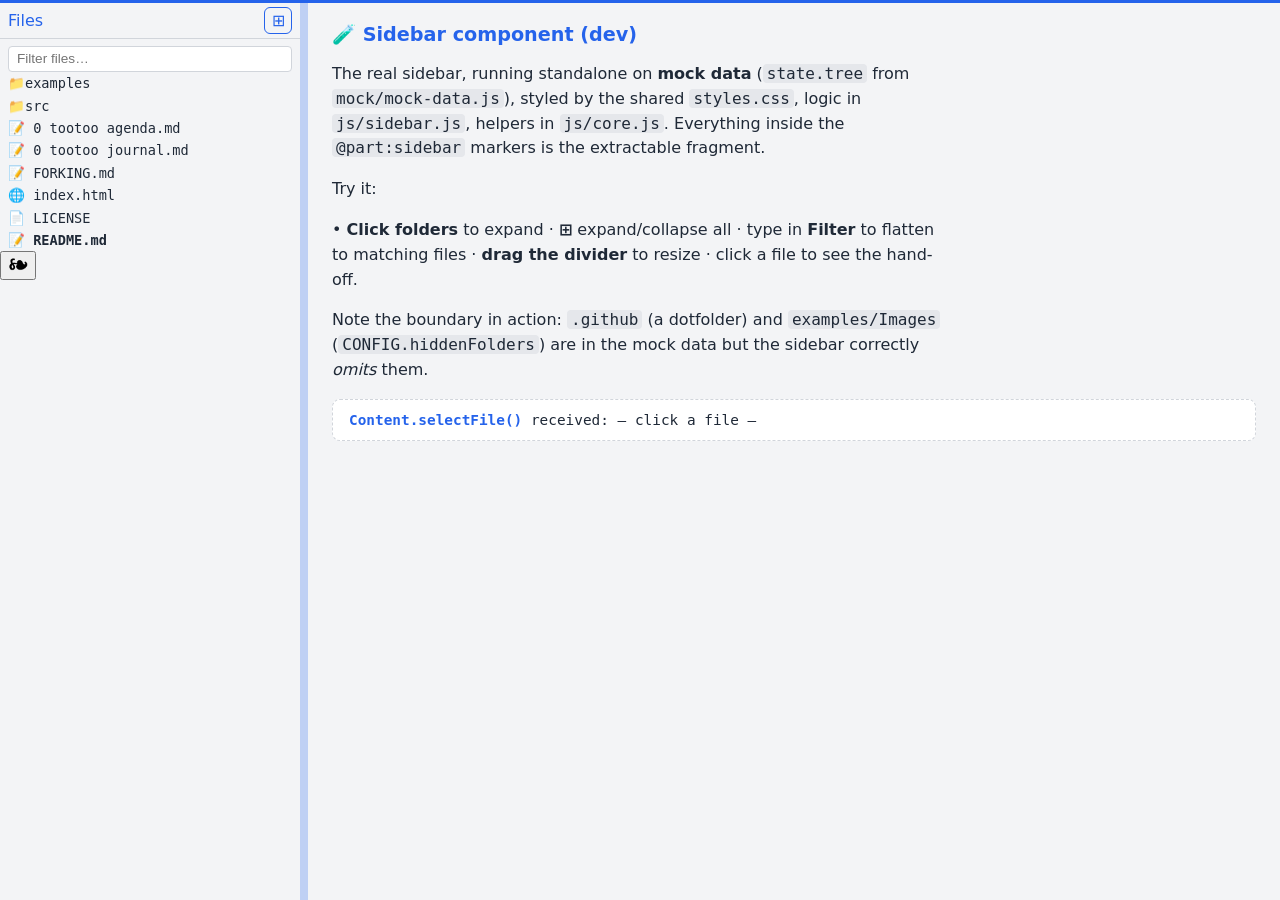
<file: src/components/sidebar.html>
<!DOCTYPE html>
<html lang="en">

<head>
  <meta charset="UTF-8">
  <meta name="viewport" content="width=device-width, initial-scale=1.0">
  <title>TooToo — Sidebar (dev)</title>
  <link rel="stylesheet" href="../styles.css">
  <style>
    /* Page-only scaffolding (the dev pane to the right of the sidebar). */
    .dev-pane {
      flex: 1;
      overflow-y: auto;
      padding: 1.25rem 1.5rem;
    }

    .dev-pane h1 {
      font-size: 1.2rem;
      margin: 0 0 0.5rem;
      color: var(--highlight-color);
    }

    .dev-pane p {
      line-height: 1.55;
      max-width: 60ch;
    }

    .dev-pane code {
      background: var(--hover-bg);
      padding: 0 0.25rem;
      border-radius: 4px;
    }

    .dev-out {
      margin-top: 1rem;
      padding: 0.75rem 1rem;
      border: 1px dashed var(--border-color);
      border-radius: 8px;
      background: var(--secondary-bg);
      font-family: monospace;
      font-size: 0.9rem;
    }

    .dev-out b {
      color: var(--highlight-color);
    }
  </style>
</head>

<body>

  <main>
    <!-- @part:sidebar:start -->
    <div class="sidebar" id="sidebar">
      <div class="panel-header" id="filesPanelHeader">
        <h3 id="hFiles">Files</h3>
        <button id="btnExpandAll" class="file-btn" style="display: none;" title="Expand all folders"
          aria-label="Expand all folders">⊞</button>
      </div>
      <div class="filter-wrap">
        <label for="treeFilter" class="sr-only">Filter files by name</label>
        <input type="text" id="treeFilter" placeholder="Filter files…" title="Filter files by name">
        <button id="btnFilterClear" title="Clear filter" aria-label="Clear filter">✕</button>
      </div>
      <div id="treeList"></div>
      <button id="btnTreeTop" class="back-to-top panel-to-top" title="Scroll files to top" aria-label="Scroll files to top">↑</button>
      <div class="sidebar-footer">
        <button id="btnScrollTreeTop" type="button" title="Scroll sidebar to top" aria-label="Scroll sidebar to top">
          <img src="favicon.ico" alt="" width="20" height="20">
        </button>
      </div>
    </div>
    <!-- @part:sidebar:end -->

    <div class="resizer" id="resizer" title="Drag to Resize Sidebar"></div>

    <div class="dev-pane">
      <h1>🧪 Sidebar component (dev)</h1>
      <p>
        The real sidebar, running standalone on <strong>mock data</strong>
        (<code>state.tree</code> from <code>mock/mock-data.js</code>), styled by the
        shared <code>styles.css</code>, logic in <code>js/sidebar.js</code>, helpers
        in <code>js/core.js</code>. Everything inside the <code>@part:sidebar</code>
        markers is the extractable fragment.
      </p>
      <p>Try it:</p>
      <p>
        • <strong>Click folders</strong> to expand · <strong>⊞</strong> expand/collapse all ·
        type in <strong>Filter</strong> to flatten to matching files ·
        <strong>drag the divider</strong> to resize · click a file to see the hand-off.
      </p>
      <p>
        Note the boundary in action: <code>.github</code> (a dotfolder) and
        <code>examples/Images</code> (<code>CONFIG.hiddenFolders</code>) are in the
        mock data but the sidebar correctly <em>omits</em> them.
      </p>
      <div class="dev-out">
        <b>Content.selectFile()</b> received: <span id="devSelected">— click a file —</span>
      </div>
    </div>
  </main>

  <!-- Component dependencies (core first, then data, then the component). -->
  <script src="../js/core.js"></script>
  <script src="../mock/mock-data.js"></script>
  <script src="../js/sidebar.js"></script>

  <!-- Dev harness: the Content stub + footer icon + resizer drag + init.
       None of this is part of the sidebar component. -->
  <script>
    // Content owns currentFilePath; here it's a stub that just shows the hand-off.
    // (In the assembled build, content.js provides the real selectFile.)
    const selectFile = ( path ) => {
      state.currentFilePath = path;
      document.querySelectorAll( '.tree-item' ).forEach( ( el ) =>
        el.classList.toggle( 'active', el.dataset.path === path ) );
      document.getElementById( 'devSelected' ).textContent = path;
    };

    // Footer icon, scroll-to-top, and resizer drag now live in sidebar.js (initSidebar).
    initSidebar();
    // Standalone page: the footer mark's static src="favicon.ico" resolves relative to
    // this file (src/components/), so point it at the dev folder's generated one.
    document.querySelector( '#btnScrollTreeTop img' ).src = '../../favicon.ico';
  </script>

</body>

</html>
</file>
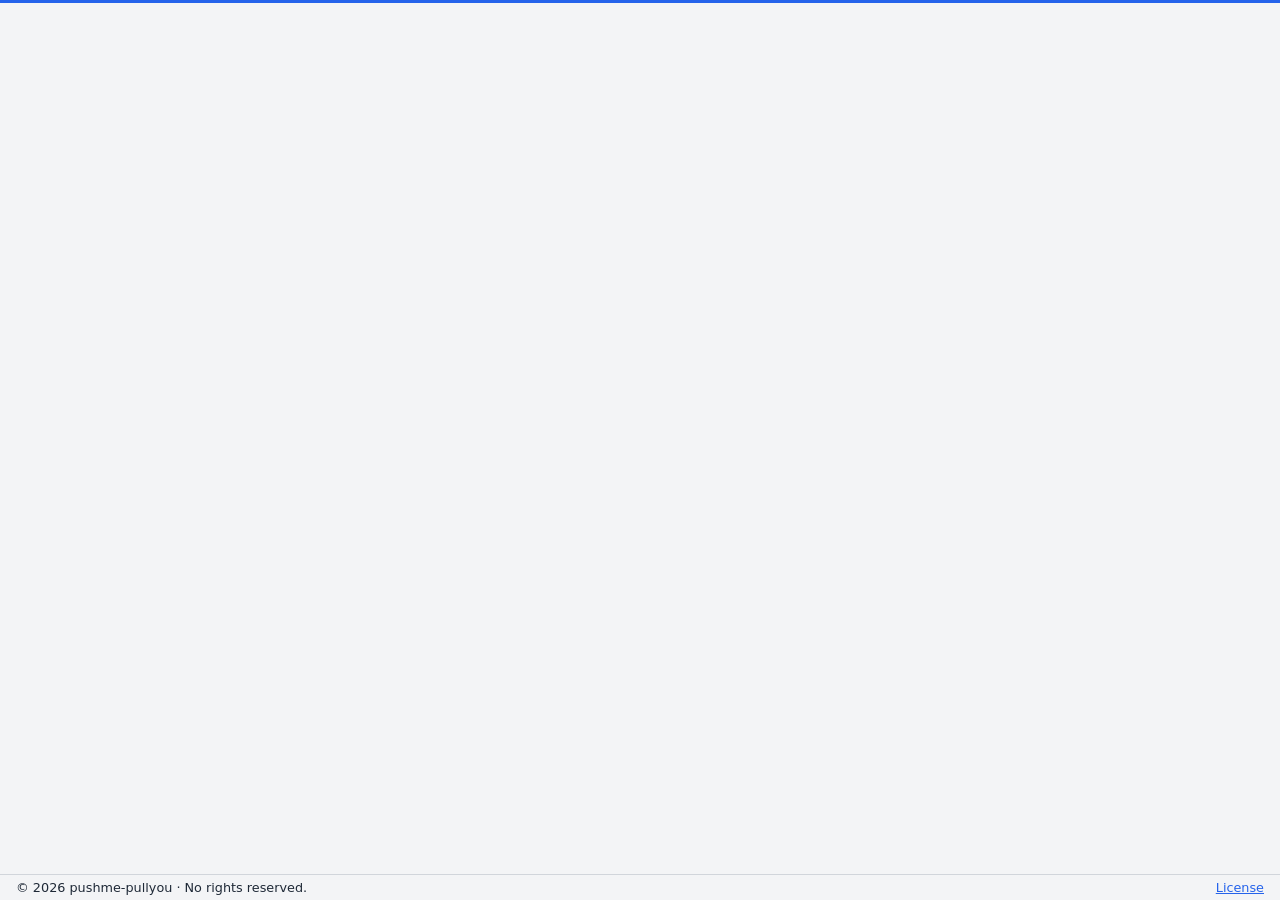
<file: src/components/footer/footer.html>
<!DOCTYPE html>
<html lang="en">

<head>
  <meta charset="UTF-8">
  <meta name="viewport" content="width=device-width, initial-scale=1.0">
  <title>TooToo — Footer (dev)</title>
  <link rel="stylesheet" href="../../styles.css">
  <style>
    body {
      justify-content: flex-end;
    }
  </style>
</head>

<body>

  <!-- @part:footer:start -->
  <footer class="app-footer">
    <span class="app-footer-brand">
      <img class="app-footer-mark" src="favicon.ico" width="18" height="18" alt="">
      <span id="footerCopyright"></span>
    </span>
    <a class="app-footer-license" href="https://opensource.org/licenses" target="_blank" rel="noopener">License</a>
  </footer>
  <!-- @part:footer:end -->

  <script src="../../js/core.js"></script>
  <script src="../../mock/mock-data.js"></script>
  <script src="footer.js"></script>
  <script>
    renderFooter();
    applyFaviconFile( CONFIG.faviconFile ? new URL( CONFIG.faviconFile, new URL( '../../../', location.href ) ).href : '' );
  </script>

</body>

</html>
</file>
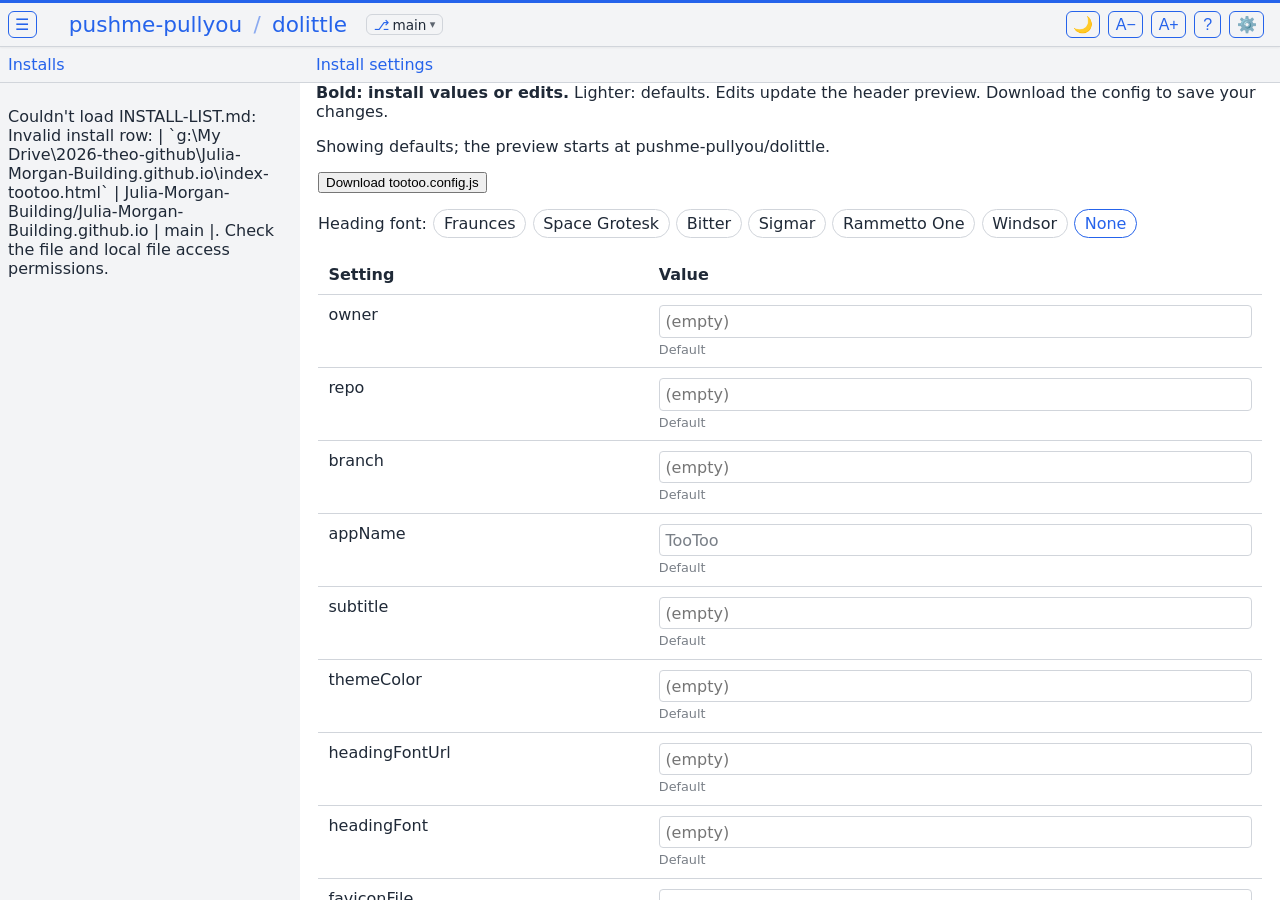
<file: src/components/header/header.html>
<!DOCTYPE html>
<html lang="en">

<head>
  <meta charset="UTF-8">
  <meta name="viewport" content="width=device-width, initial-scale=1.0">
  <meta name="revised" content="2026-07-06 12:05">
  <title>TooToo — Header (dev)</title>
  <link rel="stylesheet" href="../../styles.css">
  <style>
    /* Page-only scaffolding. Ignored by the assembler (outside @part). */
    .dev-note {
      margin: 1rem;
      padding: 0.75rem 1rem;
      border: 1px dashed var(--border-color);
      border-radius: 8px;
      background: var(--secondary-bg);
      font-size: 0.9rem;
      line-height: 1.5;
    }

    .dev-note code {
      background: var(--hover-bg);
      padding: 0 0.25rem;
      border-radius: 4px;
    }

    .dev-menu {
      display: flex;
      flex-direction: column;
      gap: 0.25rem;
      padding: 0.5rem;
      overflow-y: auto;
    }

    .dev-menu button {
      width: 100%;
      overflow: hidden;
      text-overflow: ellipsis;
      white-space: nowrap;
      font: inherit;
      text-align: left;
      padding: 0.4rem 0.6rem;
      border: 0;
      border-radius: 4px;
      background: transparent;
      color: var(--text-color);
      cursor: pointer;
    }

    .dev-menu button:hover,
    .dev-menu button:focus-visible,
    .dev-menu button[aria-pressed="true"] {
      background: var(--hover-bg);
      color: var(--highlight-fg);
    }

    .dev-content {
      min-width: 0;
      overflow-y: auto;
      padding-bottom: 1rem;
    }

    .dev-settings-note,
    #devConfigStatus {
      margin: 0 0 1rem;
    }

    #devSettings {
      border: 0;
      padding: 0;
      min-width: 0;
    }

    #devFonts {
      display: flex;
      flex-wrap: wrap;
      align-items: center;
      gap: 0.4rem;
      margin: 0 0 1rem;
    }

    #devFonts button {
      padding: 0.25rem 0.6rem;
      font: inherit;
      color: var(--text-color);
      background: var(--secondary-bg);
      border: 1px solid var(--border-color);
      border-radius: 999px;
      cursor: pointer;
    }

    #devFonts button:hover,
    #devFonts button[aria-pressed="true"] {
      border-color: var(--highlight-color);
      color: var(--highlight-fg);
    }

    .dev-settings-table {
      width: 100%;
      border-collapse: collapse;
      table-layout: fixed;
    }

    .dev-settings-table th,
    .dev-settings-table td {
      padding: 0.65rem;
      border-bottom: 1px solid var(--border-color);
      text-align: left;
      vertical-align: top;
      overflow-wrap: anywhere;
    }

    .dev-settings-table th:first-child {
      width: 35%;
    }

    .dev-settings-table tbody th {
      font-weight: normal;
    }

    .dev-settings-table input,
    .dev-settings-table select,
    .dev-settings-table textarea {
      display: block;
      box-sizing: border-box;
      width: 100%;
      min-width: 0;
      padding: 0.35rem;
      font: inherit;
      color: var(--text-color);
      background: var(--secondary-bg);
      border: 1px solid var(--border-color);
      border-radius: 4px;
    }

    .dev-settings-table textarea {
      resize: vertical;
    }

    .dev-settings-table .dev-explicit {
      font-weight: bold;
    }

    .dev-settings-table .dev-default {
      color: color-mix(in srgb, var(--text-color) 60%, var(--secondary-bg));
      font-weight: normal;
    }

    .dev-setting-source {
      display: block;
      margin-top: 0.25rem;
      font-size: 0.8rem;
      color: color-mix(in srgb, var(--text-color) 60%, var(--secondary-bg));
    }

    .dev-setting-error {
      display: block;
      color: var(--error-border);
      font-size: 0.85rem;
    }
  </style>
</head>

<body>

  <!-- @part:header:start -->
  <header>
    <button id="btnToggleSidebar" class="header-btn" title="Close sidebar (Ctrl/⌘ B)" aria-label="Toggle sidebar"
      aria-controls="sidebar" aria-expanded="true">☰</button>
    <a id="headerGitHub" href="." title="Back to the start" aria-label="Back to the start">
      <!-- aria-hidden: the anchor's aria-label names the link. -->
      <img id="headerBrand" src="favicon.ico" width="18" height="18" alt="" aria-hidden="true">
    </a>

    <a id="headerTitle" href="." title="Reload" aria-label="Reload page">TooToo</a>

    <!-- Branch switcher: hidden in markup until branches load, then sidebar.js fills
         #branchName + the menu and unhides it (header markup, sidebar.js owns the
         behavior). The dev harness below toggles it standalone for preview. -->
    <span class="branch-control">
      <button id="btnBranch" class="branch-switcher" type="button" hidden aria-haspopup="listbox" aria-expanded="false"
        title="Switch branch">
        <span class="branch-glyph" aria-hidden="true">⎇</span>
        <span id="branchName"></span>
        <span class="branch-caret" aria-hidden="true">▾</span>
      </button>
      <div id="branchMenu" class="branch-menu" role="listbox" aria-label="Branches" hidden></div>
    </span>

    <!-- ⌂ hub link: hidden unless CONFIG.homeUrl is set (header.js wires it at init) -->
    <a id="headerHome" class="header-btn" hidden title="Home" aria-label="Home page">⌂</a>

    <span id="headerSubtitle" class="header-subtitle" hidden></span>

    <!-- One group, so a narrow header moves all the buttons to a second row together
         rather than splitting them; until then they slide over the subtitle. -->
    <span class="header-actions">
      <button id="btnDarkMode" class="header-btn dark-mode-btn" title="Toggle Dark Mode"
        aria-label="Toggle dark mode" aria-pressed="false">🌙</button>
      <button id="btnFontDec" class="header-btn" title="Decrease Font Size" aria-label="Decrease font size">A−</button>
      <button id="btnFontInc" class="header-btn" title="Increase Font Size" aria-label="Increase font size">A+</button>
      <button id="btnHelp" class="header-btn" title="About this app" aria-label="About this app"
        aria-pressed="false">?</button>
      <button id="btnToken" class="header-btn" title="GitHub API rate limit — click to set a token"
        aria-label="Set GitHub personal access token" aria-pressed="false">⚙️</button>
      <div id="rateBadge" class="rate-limit-badge" title="API Rate Limit" aria-live="polite"></div>
    </span>
  </header>
  <!-- @part:header:end -->

  <main>
    <aside class="sidebar" id="sidebar" aria-label="Preview menu">
      <div class="panel-header">
        <h3>Installs</h3>
      </div>
      <nav class="dev-menu" aria-label="TooToo install previews">
        <p role="status">Loading INSTALL-LIST.md...</p>
      </nav>
    </aside>

    <section class="content-area dev-content" id="contentArea" aria-label="Header preview">
      <div class="panel-header file-header">
        <h3>Install settings</h3>
      </div>
      <div id="contentBody">
        <p class="dev-settings-note"><strong>Bold: install values or edits.</strong> Lighter: defaults.
          Edits update the header preview. Download the config to save your changes.</p>
        <p id="devConfigStatus" role="status">Showing defaults; the preview starts at pushme-pullyou/dolittle.</p>
        <fieldset id="devSettings" aria-label="Configuration settings">
          <button id="devDownloadConfig" type="button">Download tootoo.config.js</button>
          <p id="devSaveStatus" role="status"></p>
          <div id="devFonts" role="group" aria-label="Heading font presets">
            <span>Heading font:</span>
          </div>
          <table class="dev-settings-table">
            <thead><tr><th scope="col">Setting</th><th scope="col">Value</th></tr></thead>
            <tbody id="devSettingsBody"></tbody>
          </table>
        </fieldset>
        <details>
          <summary>About this preview</summary>
          <p>Owner, repo, and branch fall back to the selected install when empty.
            Non-header settings are editable for inspection; <code>storagePrefix</code>
            does not change this preview's token storage. Arrays and objects use JSON.
            Downloads contain explicit settings and edits, not inherited defaults.
            Place the downloaded file beside your install's index.html; this page does not
            overwrite repository files or publish changes.</p>
        </details>
      </div>
    </section>
  </main>

  <!-- Component dependencies. -->
  <script src="../../js/core.js"></script>
  <script src="../../js/install-list.js"></script>
  <!-- Install values are merged over these defaults, as in main.js. -->
  <script>const CONFIG_DEFAULTS = structuredClone( CONFIG );</script>
  <script src="header.js"></script>

  <!-- Dev harness: seed control values, then mutate CONFIG + re-render. -->
  <script>
    const byId = ( id ) => document.getElementById( id );

    let previewInstall = { owner: 'pushme-pullyou', repo: 'dolittle', branch: 'main' };
    let installValues = {};
    let draftValues = {};
    const configStatus = byId( 'devConfigStatus' );
    const settings = byId( 'devSettings' );
    const settingsBody = byId( 'devSettingsBody' );
    const saveStatus = byId( 'devSaveStatus' );
    Object.assign( state, previewInstall );
    rememberPages( 'pushme-pullyou', 'pushme-pullyou.github.io', true );
    rememberPages( 'pushme-pullyou', 'dolittle', true );
    initHeader();
    const syncHeadingFont = () => {
      const value = CONFIG.headingFontUrl;
      const family = CONFIG.headingFont || ( isFontFileUrl( value ) ? '"TooToo Heading", serif' : '' );
      if ( family ) document.documentElement.style.setProperty( '--heading-font', family );
      else document.documentElement.style.removeProperty( '--heading-font' );
      let link = byId( 'devHeadingFontLink' );
      if ( !value || isFontFileUrl( value ) ) {
        link?.remove();
        if ( value ) loadFontFile( value, firstFontFamily( family ) );
        return;
      }
      if ( !link ) {
        link = document.createElement( 'link' );
        link.id = 'devHeadingFontLink';
        link.rel = 'stylesheet';
        document.head.appendChild( link );
      }
      if ( link.getAttribute( 'href' ) !== value ) link.href = value;
    };

    const syncBranchChip = () => {
      const branch = state.branch || CONFIG.branch || '';
      const btn = byId( 'btnBranch' );
      const name = byId( 'branchName' );
      if ( !btn || !name ) return;
      if ( !branch ) {
        btn.hidden = true;
        name.textContent = '';
        return;
      }
      name.textContent = branch;
      btn.hidden = false;
      btn.title = `Branch: ${ branch } — click to switch`;
      btn.setAttribute( 'aria-label', `Branch ${ branch } — click to switch` );
    };

    // ── Install buttons load that repo's real tootoo.config.js and apply it the way
    // main.js does: built-in defaults, then the install's values on top. ──

    // Reads `window.TOOTOO_CONFIG = { … }` as data — strings, numbers, booleans, null,
    // arrays, nested objects, comments, trailing commas — without executing the file.
    // Repeated keys are reported; the last one wins, as in JavaScript.
    const parseConfigLiteral = ( src ) => {
      const start = src.search( /TOOTOO_CONFIG\s*=\s*\{/ );
      if ( start < 0 ) throw new Error( 'no window.TOOTOO_CONFIG = { … } found' );
      let i = src.indexOf( '{', start );
      const duplicates = [];
      const fail = ( msg ) => { throw new Error( `${ msg } (line ${ src.slice( 0, i ).split( '\n' ).length })` ); };
      const skip = () => {
        for ( ; ; ) {
          if ( /\s/.test( src[ i ] ) ) i++;
          else if ( src.startsWith( '//', i ) ) { const n = src.indexOf( '\n', i ); i = n < 0 ? src.length : n; }
          else if ( src.startsWith( '/*', i ) ) { const n = src.indexOf( '*/', i + 2 ); if ( n < 0 ) fail( 'unclosed comment' ); i = n + 2; }
          else return;
        }
      };
      const ESCAPES = { n: '\n', r: '\r', t: '\t', b: '\b', f: '\f', v: '\v', 0: '\0' };
      const string = () => {
        const quote = src[ i++ ];
        let out = '';
        while ( i < src.length && src[ i ] !== quote && src[ i ] !== '\n' ) {
          let c = src[ i++ ];
          if ( c === '\\' ) {
            c = src[ i++ ];
            const hex = c === 'u' ? 4 : c === 'x' ? 2 : 0;
            if ( hex ) {
              const code = src.slice( i, i + hex );
              if ( !new RegExp( `^[0-9a-f]{${ hex }}$`, 'i' ).test( code ) ) fail( 'bad escape' );
              c = String.fromCharCode( parseInt( code, 16 ) );
              i += hex;
            } else c = ESCAPES[ c ] ?? c;
          }
          out += c;
        }
        if ( src[ i ] !== quote ) fail( 'unterminated string' );
        i++;
        return out;
      };
      const object = ( track ) => {
        i++;
        const obj = {};
        for ( ; ; ) {
          skip();
          if ( src[ i ] === '}' ) { i++; return obj; }
          let key;
          if ( src[ i ] === '"' || src[ i ] === "'" ) key = string();
          else {
            key = /^[A-Za-z_$][\w$]*/.exec( src.slice( i ) )?.[ 0 ];
            if ( !key ) fail( 'expected a setting name' );
            i += key.length;
          }
          if ( key === '__proto__' ) fail( 'unsupported key __proto__' );
          skip();
          if ( src[ i ] !== ':' ) fail( `expected ":" after ${ key }` );
          i++;
          const v = value();
          if ( track && Object.hasOwn( obj, key ) ) duplicates.push( key );
          obj[ key ] = v;
          skip();
          if ( src[ i ] === ',' ) i++;
          else if ( src[ i ] !== '}' ) fail( 'expected "," or "}"' );
        }
      };
      const value = () => {
        skip();
        const c = src[ i ];
        if ( c === '"' || c === "'" ) return string();
        if ( c === '{' ) return object( false );
        if ( c === '[' ) {
          i++;
          const arr = [];
          for ( ; ; ) {
            skip();
            if ( src[ i ] === ']' ) { i++; return arr; }
            arr.push( value() );
            skip();
            if ( src[ i ] === ',' ) i++;
            else if ( src[ i ] !== ']' ) fail( 'expected "," or "]"' );
          }
        }
        const literal = /^(?:true|false|null|-?\d+(?:\.\d+)?)(?![\w$.])/.exec( src.slice( i ) )?.[ 0 ];
        if ( !literal ) fail( 'unsupported value — only plain data is read' );
        i += literal.length;
        return JSON.parse( literal );
      };
      return { values: object( true ), duplicates };
    };

    // Public repos: raw.githubusercontent (no API quota). A 404 there also covers
    // private repos, so retry through the contents API when a ⚙️ token is set.
    const fetchInstallConfig = async ( owner, repo ) => {
      const path = `${ encodeURIComponent( owner ) }/${ encodeURIComponent( repo ) }`;
      const raw = await fetch( `https://raw.githubusercontent.com/${ path }/HEAD/tootoo.config.js`, { cache: 'no-store' } );
      if ( raw.ok ) return { text: await raw.text() };
      if ( raw.status !== 404 ) throw new Error( `GitHub returned ${ raw.status }` );
      if ( !getToken() ) return { text: null, reason: 'private-or-missing' };
      const api = await fetch( `https://api.github.com/repos/${ path }/contents/tootoo.config.js`,
        { headers: { ...ghHeaders(), Accept: 'application/vnd.github.raw' } } );
      if ( api.ok ) return { text: await api.text() };
      if ( api.status === 404 ) return { text: null, reason: 'missing' };
      throw new Error( `GitHub API returned ${ api.status }` );
    };

    // core.js keys the token and preferences by storagePrefix, so the harness keeps
    // its own — adopting an install's prefix would hide the token set via ⚙️.
    const previewStoragePrefix = CONFIG.storagePrefix;
    const owns = ( values, key ) => Object.prototype.hasOwnProperty.call( values, key );

    const syncHomeLink = () => {
      const home = byId( 'headerHome' );
      home.hidden = !CONFIG.homeUrl;
      home.href = CONFIG.homeUrl || '#';
      home.title = CONFIG.homeUrl ? `Home — ${ CONFIG.homeUrl }` : 'Home';
    };

    const updatePreview = () => {
      for ( const key of Object.keys( CONFIG ) ) delete CONFIG[ key ];
      Object.assign( CONFIG, structuredClone( CONFIG_DEFAULTS ), draftValues, { storagePrefix: previewStoragePrefix } );
      for ( const key of [ 'owner', 'repo', 'branch' ] ) state[ key ] = CONFIG[ key ] || previewInstall[ key ];

      if ( !CONFIG.themeColor ) {
        document.documentElement.style.removeProperty( '--highlight-color' );
        document.body.style.removeProperty( '--highlight-color' );
      }
      updateHeaderFromConfig();
      syncBranchChip();
      syncHomeLink();
      syncHeadingFont();
      document.querySelectorAll( '#devFonts button' ).forEach( ( button, index ) => {
        const font = FONTS[ index ];
        button.setAttribute( 'aria-pressed', String(
          CONFIG.headingFont === font.headingFont && CONFIG.headingFontUrl === font.headingFontUrl ) );
      } );
      const file = CONFIG.faviconFile;
      const iconUrl = !file || /^(?:[a-z][\w+.-]*:|\/\/)/i.test( file ) ? file
        : localUrlFor( file ) || new URL( file, `${ pagesBase() }/` ).href;
      applyFaviconFile( iconUrl );
    };

    const validateSetting = ( key, value ) => {
      if ( !owns( CONFIG_DEFAULTS, key ) ) return;
      const standard = CONFIG_DEFAULTS[ key ];
      if ( Array.isArray( standard ) || key === 'rightsOwners' ) {
        if ( key === 'rightsOwners' && value === null ) return;
        if ( !Array.isArray( value ) || value.some( ( item ) => typeof item !== 'string' ) ) {
          throw new Error( key === 'rightsOwners' ? 'Use null or a JSON array of strings.' : 'Use a JSON array of strings.' );
        }
      } else if ( typeof value !== typeof standard ) {
        throw new Error( `Use a ${ typeof standard } value.` );
      }
    };

    const renderSettings = () => {
      saveStatus.textContent = '';
      settingsBody.replaceChildren();
      const values = { ...CONFIG_DEFAULTS, ...draftValues };
      for ( const [ index, [ key, value ] ] of Object.entries( values ).entries() ) {
        const row = document.createElement( 'tr' );
        row.dataset.key = key;
        const heading = document.createElement( 'th' );
        heading.scope = 'row';
        const label = document.createElement( 'label' );
        label.htmlFor = `setting-${ index }`;
        label.textContent = key;
        heading.appendChild( label );
        if ( !owns( CONFIG_DEFAULTS, key ) ) {
          const hint = document.createElement( 'small' );
          hint.className = 'dev-setting-source';
          hint.textContent = 'Unknown setting; no built-in preview behavior.';
          heading.appendChild( hint );
        }
        const cell = document.createElement( 'td' );
        const boolean = typeof CONFIG_DEFAULTS[ key ] === 'boolean' || typeof value === 'boolean';
        const json = !boolean && typeof value !== 'string';
        const control = document.createElement( boolean ? 'select' : json ? 'textarea' : 'input' );
        control.id = label.htmlFor;
        if ( boolean ) {
          for ( const optionValue of [ 'true', 'false' ] ) {
            const option = document.createElement( 'option' );
            option.value = option.textContent = optionValue;
            control.appendChild( option );
          }
        } else if ( json ) control.rows = 2;
        else {
          control.type = 'text';
          control.placeholder = key === 'faviconFile' ? 'none' : '(empty)';
        }
        control.value = typeof value === 'string' ? value : JSON.stringify( value );
        const source = document.createElement( 'small' );
        source.className = 'dev-setting-source';
        source.id = `${ control.id }-source`;
        const error = document.createElement( 'span' );
        error.className = 'dev-setting-error';
        error.id = `${ control.id }-error`;
        error.setAttribute( 'role', 'alert' );
        control.setAttribute( 'aria-describedby', `${ source.id } ${ error.id }` );
        const reset = document.createElement( 'button' );
        reset.type = 'button';
        reset.textContent = owns( CONFIG_DEFAULTS, key ) ? 'Use default' : 'Remove setting';
        reset.setAttribute( 'aria-label', `${ reset.textContent }: ${ key }` );
        const reflectSource = () => {
          const explicit = owns( draftValues, key );
          control.className = explicit ? 'dev-explicit' : 'dev-default';
          source.textContent = !explicit ? 'Default' :
            owns( installValues, key ) && JSON.stringify( draftValues[ key ] ) === JSON.stringify( installValues[ key ] )
              ? 'Install value' : 'Edited here (not saved)';
          reset.hidden = !explicit;
        };
        control.addEventListener( 'input', () => {
          saveStatus.textContent = '';
          try {
            const next = boolean || json ? JSON.parse( control.value ) : control.value;
            validateSetting( key, next );
            draftValues[ key ] = next;
            error.textContent = '';
            control.removeAttribute( 'aria-invalid' );
            reflectSource();
            updatePreview();
          } catch ( err ) {
            error.textContent = err.message;
            control.setAttribute( 'aria-invalid', 'true' );
          }
        } );
        reset.addEventListener( 'click', () => {
          delete draftValues[ key ];
          updatePreview();
          renderSettings();
        } );
        reflectSource();
        cell.append( control, source, error, reset );
        row.append( heading, cell );
        settingsBody.appendChild( row );
      }
    };

    const applyInstallConfig = ( button, values ) => {
      previewInstall = { ...button.dataset };
      installValues = structuredClone( values );
      draftValues = structuredClone( values );
      updatePreview();
      renderSettings();
    };

    const showConfigReport = ( statusHtml ) => { configStatus.innerHTML = statusHtml; };

    byId( 'devDownloadConfig' ).addEventListener( 'click', () => {
      const invalid = settingsBody.querySelector( '[aria-invalid="true"]' );
      if ( invalid ) {
        saveStatus.textContent = 'Fix the invalid setting before downloading.';
        invalid.focus();
        return;
      }
      const source = `window.TOOTOO_CONFIG = ${ JSON.stringify( draftValues, null, 2 ) };\n`;
      const url = URL.createObjectURL( new Blob( [ source ], { type: 'text/javascript;charset=utf-8' } ) );
      const link = document.createElement( 'a' );
      link.href = url;
      link.download = 'tootoo.config.js';
      document.body.appendChild( link );
      link.click();
      link.remove();
      setTimeout( () => URL.revokeObjectURL( url ), 1000 );
      saveStatus.textContent = 'Download requested: tootoo.config.js. Place it beside your install\'s index.html.';
    } );

    let installLoad = 0;   // newest click wins; a slower earlier fetch is dropped
    document.querySelector( '.dev-menu' ).addEventListener( 'click', async ( event ) => {
        const button = event.target.closest( 'button[data-owner][data-repo]' );
        if ( !button ) return;
        if ( activePanel ) closeInfoPanel();   // the controls are detached while ?/⚙️ is open
        document.querySelectorAll( '.dev-menu button' ).forEach( ( item ) =>
          item.setAttribute( 'aria-pressed', String( item === button ) ) );
        const seq = ++installLoad;
        const { owner, repo } = button.dataset;
        const name = escapeHTML( `${ owner }/${ repo }` );
        const fileUrl = `https://github.com/${ encodeURIComponent( owner ) }/${ encodeURIComponent( repo ) }/blob/HEAD/tootoo.config.js`;
        settings.disabled = true;
        saveStatus.textContent = '';
        showConfigReport( `Loading ${ name } tootoo.config.js…` );
        let values = {};
        let status;
        try {
          const res = await fetchInstallConfig( owner, repo );
          if ( seq !== installLoad ) return;
          if ( res.text === null ) {
            status = res.reason === 'missing'
              ? `${ name } has no tootoo.config.js — showing TooToo defaults.`
              : `⚠️ Couldn't read ${ name } tootoo.config.js — the repo may be private. Set a token with ⚙️, then select it again. Showing TooToo defaults.`;
          } else {
            const parsed = parseConfigLiteral( res.text );
            for ( const [ key, value ] of Object.entries( parsed.values ) ) validateSetting( key, value );
            values = parsed.values;
            const dupes = [ ...new Set( parsed.duplicates ) ];
            status = `Loaded <a href="${ escapeHTML( fileUrl ) }" target="_blank" rel="noopener">${ name } tootoo.config.js</a>.` +
              ( dupes.length ? `<br>⚠️ Set more than once (the last value wins): <code>${ escapeHTML( dupes.join( ', ' ) ) }</code>` : '' );
          }
        } catch ( err ) {
          if ( seq !== installLoad ) return;
          status = `⚠️ Couldn't load ${ name } tootoo.config.js: ${ escapeHTML( err.message ) }. Showing TooToo defaults.`;
        }
        applyInstallConfig( button, values );
        showConfigReport( status );
        settings.disabled = false;
        // The app learns Pages status from the repo details it fetches anyway; the
        // preview has no such fetch, so look up anything not yet remembered — the repo
        // and the owner's <owner>.github.io site — then redraw the owner / repo links.
        if ( await learnPages( owner, repo, seq ) && seq === installLoad ) updateHeaderFromConfig();
    } );

    const learnPages = async ( owner, repo, seq ) => {
      const problems = [];
      const lookups = [ repo, `${ owner.toLowerCase() }.github.io` ]
        .filter( ( r, i, all ) => all.indexOf( r ) === i && pagesKnown( owner, r ) === undefined )
        .map( async ( r ) => {
          try {
            const data = await ghApi( `https://api.github.com/repos/${ encodeURIComponent( owner ) }/${ encodeURIComponent( r ) }` );
            if ( typeof data.has_pages === 'boolean' ) rememberPages( owner, r, data.has_pages );
          } catch ( err ) {
            // A missing site repo means no owner site; a missing repo may just be private.
            if ( err.status === 404 ) { if ( r !== repo ) rememberPages( owner, r, false ); }
            else problems.push( `${ r }: ${ err.message }` );
          }
        } );
      await Promise.all( lookups );
      if ( seq !== installLoad ) return false;
      const said = ( r ) => ( { true: '✓ published', false: '✗ none' } )[ pagesKnown( owner, r ) ] || '? unknown';
      configStatus.insertAdjacentHTML( 'beforeend',
        `<br>github.io check — ${ escapeHTML( repo ) }: ${ said( repo ) } · ${ escapeHTML( owner.toLowerCase() ) }.github.io: ${ said( `${ owner.toLowerCase() }.github.io` ) }` +
        ( problems.length ? `<br>⚠️ Lookup failed (links stay on github.com): ${ escapeHTML( problems.join( '; ' ) ) }` : '' ) );
      return lookups.length > 0;
    };

    // ── ? / ⚙️ panels: header.js renders them via content.js/sidebar.js helpers this
    // page doesn't load. Minimal stand-ins below; the preview header + controls are
    // detached (not re-rendered) while a panel is open, so their listeners survive. ──
    let savedPreview = null;
    const restorePreview = () => {
      if ( !savedPreview ) return;
      byId( 'contentArea' ).querySelector( '.file-header' ).replaceWith( savedPreview.header );
      byId( 'contentBody' ).replaceChildren( savedPreview.body );
      savedPreview = null;
    };
    const makeSimpleHeader = ( title ) => {
      const d = document.createElement( 'div' );
      d.className = 'panel-header file-header';
      d.innerHTML = `<div class="file-title"><h3 id="breadcrumbs">${ escapeHTML( title ) }</h3></div>`;
      return d;
    };
    const setContentHeader = ( el ) => {
      const existing = byId( 'contentArea' ).querySelector( '.file-header' );
      if ( !savedPreview ) {
        const body = document.createDocumentFragment();
        body.append( ...byId( 'contentBody' ).childNodes );
        savedPreview = { header: existing, body };
      }
      existing.replaceWith( el );
    };
    const selectFile = restorePreview;
    const autoSelectReadme = restorePreview;
    const FONTS = [
      { name: 'Fraunces', headingFont: '"Fraunces", serif', headingFontUrl: 'https://fonts.googleapis.com/css2?family=Fraunces:opsz,wght@9..144,600&display=swap' },
      { name: 'Space Grotesk', headingFont: '"Space Grotesk", sans-serif', headingFontUrl: 'https://fonts.googleapis.com/css2?family=Space+Grotesk:wght@600&display=swap' },
      { name: 'Bitter', headingFont: '"Bitter", serif', headingFontUrl: 'https://fonts.googleapis.com/css2?family=Bitter:wght@600&display=swap' },
      { name: 'Sigmar', headingFont: '"Sigmar", sans-serif', headingFontUrl: 'https://fonts.googleapis.com/css2?family=Sigmar&display=swap' },
      { name: 'Rammetto One', headingFont: '"Rammetto One", sans-serif', headingFontUrl: 'https://fonts.googleapis.com/css2?family=Rammetto+One&display=swap' },
      { name: 'Windsor', headingFont: '"Windsor", serif', headingFontUrl: 'https://pushme-pullyou.github.io/assets/fonts/Windsor%20Regular.ttf' },
      { name: 'None', headingFont: '', headingFontUrl: '' },
    ];
    FONTS.forEach( ( font ) => {
      const button = document.createElement( 'button' );
      button.type = 'button';
      button.textContent = font.name;
      button.setAttribute( 'aria-pressed', 'false' );
      button.addEventListener( 'click', () => {
        const set = ( key, value ) => {
          const input = settingsBody.querySelector( `tr[data-key="${ key }"] input` );
          input.value = value;
          input.dispatchEvent( new Event( 'input', { bubbles: true } ) );
        };
        // A font file must register under the new family, not the previous one.
        set( 'headingFontUrl', '' );
        set( 'headingFont', font.headingFont );
        set( 'headingFontUrl', font.headingFontUrl );
      } );
      byId( 'devFonts' ).appendChild( button );
    } );
    const runSelfTest = () => {
      byId( 'btnSelfTest' ).insertAdjacentHTML( 'afterend',
        '<p class="dev-note">Self-test needs the full app (content renderers + repo tree). Run it from <code>index.html</code>.</p>' );
    };

    updatePreview();
    renderSettings();

    const loadInstallList = async () => {
      const menu = document.querySelector( '.dev-menu' );
      try {
        const installs = await fetchInstallList( '../../../INSTALL-LIST.md' );
        const buttons = installs.map( ( install ) => {
          const button = document.createElement( 'button' );
          button.type = 'button';
          button.dataset.owner = install.owner;
          button.dataset.repo = install.repo;
          button.dataset.branch = install.branch;
          button.setAttribute( 'aria-pressed', 'false' );
          button.textContent = install.name;
          return button;
        } );
        menu.replaceChildren( ...buttons );
      } catch ( err ) {
        const status = document.createElement( 'p' );
        status.setAttribute( 'role', 'alert' );
        status.textContent = `Couldn't load INSTALL-LIST.md: ${ err.message }. Check the file and local file access permissions.`;
        menu.replaceChildren( status );
      }
    };
    loadInstallList();
  </script>

</body>

</html>
</file>
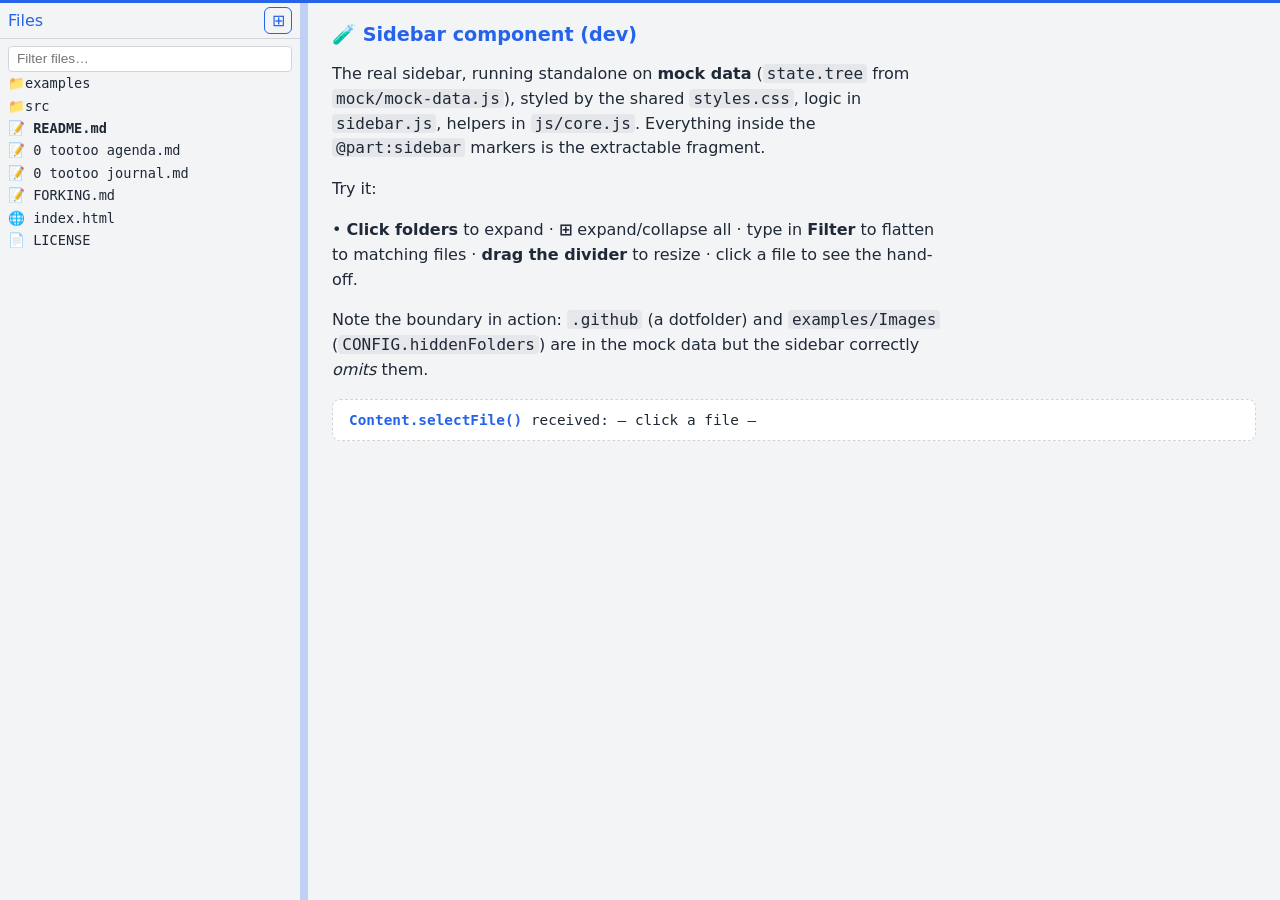
<file: src/components/sidebar/sidebar.html>
<!DOCTYPE html>
<html lang="en">

<head>
  <meta charset="UTF-8">
  <meta name="viewport" content="width=device-width, initial-scale=1.0">
  <title>TooToo — Sidebar (dev)</title>
  <link rel="stylesheet" href="../../styles.css">
  <style>
    /* Page-only scaffolding (the dev pane to the right of the sidebar). */
    .dev-pane {
      flex: 1;
      overflow-y: auto;
      padding: 1.25rem 1.5rem;
    }

    .dev-pane h1 {
      font-size: 1.2rem;
      margin: 0 0 0.5rem;
      color: var(--highlight-color);
    }

    .dev-pane p {
      line-height: 1.55;
      max-width: 60ch;
    }

    .dev-pane code {
      background: var(--hover-bg);
      padding: 0 0.25rem;
      border-radius: 4px;
    }

    .dev-out {
      margin-top: 1rem;
      padding: 0.75rem 1rem;
      border: 1px dashed var(--border-color);
      border-radius: 8px;
      background: var(--secondary-bg);
      font-family: monospace;
      font-size: 0.9rem;
    }

    .dev-out b {
      color: var(--highlight-color);
    }
  </style>
</head>

<body>

  <main>
    <!-- @part:sidebar:start -->
    <div class="sidebar" id="sidebar">
      <div class="sidebar-scroll-area" id="sidebarScrollArea">
        <div class="panel-header" id="filesPanelHeader">
          <h3 id="hFiles">Files</h3>
          <button id="btnExpandAll" class="file-btn" style="display: none;" title="Expand all folders"
            aria-label="Expand all folders">⊞</button>
        </div>
        <div class="filter-wrap">
          <label for="treeFilter" class="sr-only">Filter files by name</label>
          <input type="text" id="treeFilter" placeholder="Filter files…" title="Filter files by name">
          <button id="btnFilterClear" title="Clear filter" aria-label="Clear filter">✕</button>
        </div>
        <div id="treeList"></div>
      </div>
      <button id="btnTreeTop" class="back-to-top panel-to-top" title="Scroll sidebar to top" aria-label="Scroll sidebar to top">↑</button>
    </div>
    <!-- @part:sidebar:end -->

    <div class="resizer" id="resizer" title="Drag to Resize Sidebar"></div>

    <div class="dev-pane">
      <h1>🧪 Sidebar component (dev)</h1>
      <p>
        The real sidebar, running standalone on <strong>mock data</strong>
        (<code>state.tree</code> from <code>mock/mock-data.js</code>), styled by the
        shared <code>styles.css</code>, logic in <code>sidebar.js</code>, helpers
        in <code>js/core.js</code>. Everything inside the <code>@part:sidebar</code>
        markers is the extractable fragment.
      </p>
      <p>Try it:</p>
      <p>
        • <strong>Click folders</strong> to expand · <strong>⊞</strong> expand/collapse all ·
        type in <strong>Filter</strong> to flatten to matching files ·
        <strong>drag the divider</strong> to resize · click a file to see the hand-off.
      </p>
      <p>
        Note the boundary in action: <code>.github</code> (a dotfolder) and
        <code>examples/Images</code> (<code>CONFIG.hiddenFolders</code>) are in the
        mock data but the sidebar correctly <em>omits</em> them.
      </p>
      <div class="dev-out">
        <b>Content.selectFile()</b> received: <span id="devSelected">— click a file —</span>
      </div>
    </div>
  </main>

  <!-- Component dependencies (core first, then data, then the component). -->
  <script src="../../js/core.js"></script>
  <script src="../../mock/mock-data.js"></script>
  <script src="sidebar.js"></script>

  <!-- Dev harness: the Content stub + resizer drag + init.
       None of this is part of the sidebar component. -->
  <script>
    // Content owns currentFilePath; here it's a stub that just shows the hand-off.
    // (In the assembled build, the Content component provides the real selectFile.)
    const selectFile = ( path ) => {
      state.currentFilePath = path;
      document.querySelectorAll( '.tree-item' ).forEach( ( el ) =>
        el.classList.toggle( 'active', el.dataset.path === path ) );
      document.getElementById( 'devSelected' ).textContent = path;
    };

    initSidebar();
  </script>

</body>

</html>
</file>
<file: src/styles.css>
/* TooToo — shared stylesheet.
   The standard CSS file every component page links, inlined into index.html by the
   assembler. Sections: tokens + dark mode, header, sidebar, content, footer,
   responsive / print / reduced-motion, self-test. */

/* ── Custom Properties ── */
:root {
  --primary-bg: #f3f4f6;
  --secondary-bg: #ffffff;
  --text-color: #1f2937;
  --border-color: #d1d5db;
  --highlight-color: #2563eb;
  --highlight-fg: var(--highlight-color);
  /* highlight as a legible foreground/fill — lightens in dark mode */
  --on-highlight: #ffffff;
  /* text/icon sitting on a highlight-colored fill (button hover/active) */
  --hover-bg: #e5e7eb;
  /* selected tree row — a bg/fg pair that clears WCAG-AA in both modes (see dark override) */
  --active-bg: #2563eb;
  --active-fg: #ffffff;
  --font-family: system-ui, sans-serif;
  --sidebar-width: 300px;
  --font-size: 16px;
  --warning-bg: #fff3cd;
  --warning-border: #ffc107;
  --error-bg: #fff0f0;
  --error-border: #dc3545;
  --iframe-bg: #ffffff;
}

/* ── Dark Mode Overrides ── */
body.dark-mode {
  --primary-bg: #1f2937;
  --secondary-bg: #111827;
  --text-color: #f3f4f6;
  --border-color: #374151;
  --highlight-color: #3b82f6;
  --highlight-fg: color-mix(in srgb, var(--highlight-color) 65%, white);
  --on-highlight: var(--primary-bg);
  --hover-bg: #374151;
  --active-bg: #1d4ed8;   /* darker than light mode: white text on it is ~6.7:1 (light's #3b82f6 was ~3.7:1, failing) */
  --warning-bg: #3a3000;
  --warning-border: #665200;
  --error-bg: #2d0000;
  --error-border: #ff6b6b;
}

/* ── Font size on html so rem units scale ── */
html {
  font-size: var(--font-size);
  scrollbar-color: color-mix(in srgb, var(--highlight-color), transparent 65%) transparent;
}

/* ── Reset ── */
*,
*::before,
*::after {
  box-sizing: border-box;
}

/* ── Keyboard focus ring ── a clear, theme-colored indicator on any control reached by
   keyboard. :focus-visible (not :focus) means pointer clicks don't draw it. Covers buttons,
   links, tree rows ([role=button]) and folder <summary>s, which otherwise had only the UA
   default; the filter/token inputs keep their own border-color focus cue. */
:focus-visible {
  outline: 2px solid var(--highlight-color);
  outline-offset: 2px;
}

/* Every heading + title picks up the optional heading font. */
h1,
h2,
h3,
h4,
h5,
h6,
#headerTitle {
  font-family: var(--heading-font, var(--font-family));
}

/* ── Body ── */
body {
  display: flex;
  flex-direction: column;
  height: 100vh;
  /* lock the shell to the viewport so the sidebar + content scroll INTERNALLY
     (sidebar footer pins to the sidebar bottom; tree scroll-to-top works) */
  margin: 0;
  overflow-x: hidden;
  font-family: var(--font-family);
  color: var(--text-color);
  background-color: var(--primary-bg);
  /* Per-fork brand stripe across the very top of the viewport. */
  border-top: 3px solid var(--highlight-color);
}

/* ── Header ── */
header {
  display: flex;
  flex-direction: row;
  flex-wrap: wrap;
  align-items: center;
  gap: 0.5rem;
  padding: 0.5rem 1rem 0.5rem 0.5rem;
  /* left 0.5rem: ☰ flush with the sidebar's left edge */
  background: var(--primary-bg);
  border-bottom: 1px solid var(--border-color);
  box-shadow: 0 1px 2px rgba(0, 0, 0, 0.05);
  z-index: 10;
}

#headerGitHub {
  display: flex;
  align-items: center;
  color: var(--highlight-fg);
  text-decoration: none;
  padding: 0.15rem;
  border-radius: 6px;
  transition: color 0.15s, background-color 0.15s;
}

#headerGitHub:hover {
  background: color-mix(in srgb, var(--highlight-color), transparent 80%);
}

#headerGitHub:hover img {
  transform: scale(1.15);
}

/* Size the brand mark in rem so it scales with A−/A+ (the img's width/height
   attributes are fixed px; CSS overrides them). */
#headerGitHub img {
  width: 1.15rem;
  height: 1.15rem;
  display: block;
  transition: transform 0.15s;
}

#headerTitle {
  font-weight: normal;
  font-size: 1.35rem;
  text-decoration: none;
  color: var(--highlight-fg);
  cursor: pointer;
  white-space: normal;
  padding: 0.05rem 0.35rem;
  border-radius: 6px;
  transition: color 0.15s, background-color 0.15s;
}

/* header title segments are live links; each highlights on its own (the slash
   between them keeps the title's click-to-reset) */
#headerTitle a {
  border-radius: 6px;
  color: inherit;
  padding: 0.05rem 0.35rem;
  text-decoration: none;
  transition: color 0.15s, background-color 0.15s;
}

#headerTitle a:hover {
  background: color-mix(in srgb, var(--highlight-color), transparent 85%);
  color: var(--highlight-color);
  text-decoration: underline;
}

/* a visible break between the two links */
.title-sep {
  margin: 0 0.35rem;
  opacity: 0.5;
}

.header-subtitle {
  opacity: 0.6;
  font-weight: normal;
  font-size: 0.9rem;
  color: var(--highlight-fg);
  white-space: nowrap;
  /* The one part of the header that gives way: a zero basis means it never forces a
     wrap, and it grows into whatever room is left, so on a narrowing screen the
     buttons slide over it (ending in …) before anything moves to a second row. */
  flex: 1 1 0;
  min-width: 0;
  overflow: hidden;
  text-overflow: ellipsis;
}

/* The right-hand buttons travel as one group: pushed right, never shrunk, and
   wrapped to their own row only when they would otherwise cover owner / repo. */
.header-actions {
  display: flex;
  align-items: center;
  gap: 0.5rem;
  flex-shrink: 0;
  margin-left: auto;
}

/* Keep owner and repo each on one line, so a long "owner / repo" title may break
   only at the slash between them (either side) rather than mid-name or as one long
   unbreakable line — saves vertical space on a narrow header. */
.title-seg {
  white-space: nowrap;
}

/* Narrow screens: drop the subtitle to reclaim vertical space, and shrink the title
   so "owner / repo" fits beside the logo on one line instead of dropping to its own
   row and leaving the logo row half-empty. It still breaks at the slash (never
   mid-name) if it is ever too wide to fit. */
@media (max-width: 600px) {
  .header-subtitle {
    display: none;
  }

  #headerTitle {
    font-size: 1.1rem;
  }
}

@media (max-width: 400px) {
  #headerTitle {
    font-size: 0.95rem;
  }
}

@media (max-width: 340px) {
  #headerTitle {
    font-size: 0.85rem;
  }
}

/* ── Buttons ── ghost pill that fills with the theme color on hover. */
.header-btn,
button.primary,
button.secondary,
.file-btn {
  background: transparent;
  color: var(--highlight-fg);
  border: 1px solid var(--highlight-fg);
  padding: 0.1rem 0.5rem;
  border-radius: 6px;
  cursor: pointer;
  font-size: 1rem;
  transition: background-color 0.2s, color 0.2s, transform 0.1s;
}

/* Uniform button box: fixed height + square-ish min-width + centered content, so
   emoji and text glyphs yield the same-sized button. */
/* .header-btn also serves anchors (the ⌂ hub link) — keep them unmistakably chip-like */
a.header-btn {
  text-decoration: none;
}

.header-btn,
.file-btn {
  box-sizing: border-box;
  height: 1.7rem;
  min-width: 1.7rem;
  display: inline-flex;
  align-items: center;
  justify-content: center;
  padding: 0 0.4rem;
  line-height: 1;
}

.header-btn:hover,
button.primary:hover,
button.secondary:hover,
.file-btn:hover {
  background: var(--highlight-fg);
  color: var(--on-highlight);
  transform: translateY(-1px);
}

.header-btn:active,
button.primary:active,
button.secondary:active,
.file-btn:active {
  transform: translateY(0);
}

/* Pressed/active state for the About (?) and Token toggle buttons. */
.header-btn.active {
  background: var(--highlight-fg);
  color: var(--on-highlight);
}

/* Sidebar toggle (☰): hide sidebar + resizer when body.sidebar-hidden. */
body.sidebar-hidden .sidebar,
body.sidebar-hidden .resizer {
  display: none;
}

/* ── Rate limit badge ── */
.rate-limit-badge {
  display: none;
  font-size: 0.8rem;
  padding: 0.2rem 0.5rem;
  border-radius: 4px;
  background: var(--hover-bg);
  color: var(--text-color);
  border: 1px solid var(--border-color);
}

.rate-limit-badge.low {
  background: var(--warning-bg);
  border-color: var(--warning-border);
}

.rate-limit-badge.critical {
  background: var(--error-bg);
  border-color: var(--error-border);
}

/* ===================================================================
   SIDEBAR  (carved 2026-06-21)
   =================================================================== */

/* ── Main (sidebar + content row) ── */
main {
  display: flex;
  flex-direction: row;
  flex: 1;
  overflow: hidden;
}

/* ── Sidebar ── */
.sidebar {
  width: var(--sidebar-width);
  flex-shrink: 0;
  display: flex;
  flex-direction: column;
  background: var(--primary-bg);
  padding: 0;
  overflow: hidden;
  container-type: inline-size;
  position: relative;   /* anchors the floating #btnTreeTop over the sidebar */
}

.sidebar-scroll-area {
  display: flex;
  flex: 1;
  min-height: 0;
  flex-direction: column;
  overflow-y: auto;
}

@container (max-width: 220px) {
  .tree-item {
    flex-direction: column;
    align-items: flex-start;
  }

  .tree-item-size {
    margin-left: 0;
    padding-left: 1.4rem;
  }
}

/* ── Panel Headers (shared) ── */
.panel-header {
  display: flex;
  justify-content: space-between;
  align-items: center;
  padding: 0.25rem 0.5rem;
  min-height: 2.25rem;
  border-bottom: 1px solid var(--border-color);
  background: var(--primary-bg);
}

.panel-header h3 {
  margin: 0;
  font-size: 1rem;
  font-weight: normal;
  color: var(--highlight-fg);
}

#hFiles {
  min-width: 0;
  overflow: hidden;
  white-space: nowrap;
  text-overflow: ellipsis;
}

#btnExpandAll {
  flex-shrink: 0;
  line-height: 1;
}

/* ── Branch switcher (in the header; menu anchored to its chip) ── */
.branch-control {
  position: relative;
  display: inline-flex;
}

.branch-switcher {
  display: inline-flex;
  align-items: center;
  gap: 0.2rem;
  flex-shrink: 0;
  font-family: inherit;
  font-size: 0.85rem;
  padding: 0.1rem 0.4rem;
  border: 1px solid var(--border-color);
  border-radius: 6px;
  background: transparent;
  color: var(--text-color);
  cursor: pointer;
  white-space: nowrap;
}

.branch-switcher:hover,
.branch-switcher[aria-expanded="true"] {
  border-color: var(--highlight-color);
  color: var(--highlight-color);
}

.branch-glyph {
  color: var(--highlight-color);
}

.branch-caret {
  font-size: 0.7rem;
  opacity: 0.7;
}

.branch-menu {
  position: absolute;
  top: 100%;
  left: 0.5rem;
  z-index: 20;
  min-width: 12rem;
  max-width: calc(100% - 1rem);
  max-height: 60vh;
  overflow-y: auto;
  margin-top: 0.25rem;
  padding: 0.25rem;
  background: var(--secondary-bg);
  border: 1px solid var(--border-color);
  border-radius: 6px;
  box-shadow: 0 4px 12px rgba(0, 0, 0, 0.15);
}

.branch-option,
.branch-menu-loading,
.branch-menu-error {
  font: inherit;
  font-size: 0.9rem;
}

.branch-option {
  display: block;
  width: 100%;
  text-align: left;
  padding: 0.3rem 0.5rem;
  border: none;
  border-radius: 4px;
  background: transparent;
  color: var(--text-color);
  white-space: nowrap;
  cursor: pointer;
}

.branch-option:hover {
  background: var(--hover-bg);
}

.branch-option.is-current {
  color: var(--highlight-color);
  font-weight: 600;
}

.branch-menu-loading,
.branch-menu-error {
  padding: 0.3rem 0.5rem;
  opacity: 0.8;
}

.branch-menu-error {
  color: var(--error-border);
}

/* ── Filter wrap ── */
.filter-wrap {
  position: relative;
  margin: 0.4rem 0.5rem 0 0.5rem;
}

#treeFilter {
  margin: 0;
  width: 100%;
  box-sizing: border-box;
  padding: 0.3rem 1.6rem 0.3rem 0.5rem;
  font-size: 0.85rem;
  border: 1px solid var(--border-color);
  border-radius: 4px;
  background: var(--secondary-bg);
  color: var(--text-color);
  outline: none;
}

#treeFilter:focus {
  border-color: var(--highlight-color);
}

#btnFilterClear {
  position: absolute;
  right: 0.3rem;
  top: 50%;
  transform: translateY(-50%);
  background: none;
  border: none;
  cursor: pointer;
  color: var(--text-color);
  opacity: 0.5;
  font-size: 0.9rem;
  display: none;
  padding: 0;
}

#btnFilterClear:hover {
  opacity: 1;
}

/* ── Tree list ── */
#treeList {
  padding: 0 0.5rem;
  flex: 0 0 auto;
}

/* ── Resizer ── */
.resizer {
  width: 8px;
  background: color-mix(in srgb, var(--highlight-color), transparent 75%);
  cursor: col-resize;
  touch-action: none;
  transition: opacity 0.2s;
  flex-shrink: 0;
}

.resizer:hover,
.resizer.dragging {
  background: var(--highlight-color);
}

/* ── Treeview ── */
.tree-folder {
  display: flex;
  align-items: center;
  padding: 0.2rem 0.4rem 0.2rem 0;
  /* left flush with the filter input edge */
  cursor: pointer;
  border-radius: 4px;
  font-family: monospace;
  font-size: 0.85rem;
  user-select: none;
  list-style: none;
}

.tree-folder::-webkit-details-marker {
  display: none;
}

.tree-folder:hover {
  background: var(--hover-bg);
}

.tree-item {
  display: flex;
  justify-content: space-between;
  align-items: center;
  padding: 0.2rem 0.4rem 0.2rem 0;
  /* left flush with the filter input edge */
  cursor: pointer;
  border-radius: 4px;
  font-family: monospace;
  font-size: 0.85rem;
}

details .tree-item {
  padding-left: 1.2rem;
}

.tree-item:hover {
  background: var(--hover-bg);
}

.tree-item.active {
  background: var(--active-bg);
  color: var(--active-fg);
}

.tree-item-size {
  font-size: 0.8rem;
  opacity: 0.65;
  margin-left: 0.75rem;
  white-space: nowrap;
  font-variant-numeric: tabular-nums;
}

.tree-item-folder {
  display: none;
}

#treeList.filtering .tree-folder {
  display: none;
}

#treeList.filtering details,
#treeList.filtering details details {
  padding-left: 0;
}

#treeList.filtering details .tree-item {
  padding-left: 0.4rem;
}

#treeList.filtering .tree-item {
  flex-direction: column;
  align-items: flex-start;
  gap: 0.1rem;
}

#treeList.filtering .tree-item-size {
  display: none;
}

#treeList.filtering .tree-item-folder {
  display: block;
  padding-left: 1.4rem;
  font-size: 0.72rem;
  opacity: 0.6;
}

details details {
  padding-left: 0.8rem;
}

details {
  padding-left: 0;
}

/* ── Helpers ── */
.is-hidden {
  display: none !important;
}

/* The hidden ATTRIBUTE relies on the browser's own [hidden] { display: none } rule, which
   any author display: on the same element silently overrides (e.g. .branch-switcher's
   inline-flex). Restate it with !important so `el.hidden = true` always wins. */
[hidden] {
  display: none !important;
}

.sr-only {
  position: absolute;
  width: 1px;
  height: 1px;
  padding: 0;
  margin: -1px;
  overflow: hidden;
  clip: rect(0, 0, 0, 0);
  white-space: nowrap;
  border: 0;
}

/* ===================================================================
   CONTENT PANEL  (carved 2026-06-21)
   =================================================================== */

/* ── Content Area ── */
.content-area {
  flex: 1;
  min-width: 0;
  padding: 0;
  overflow-y: auto;
  background: var(--secondary-bg);
  position: relative;
  display: flex;
  flex-direction: column;
}

#contentBody {
  padding: 0 1rem 1rem 1rem;
  background: var(--secondary-bg);
  flex: 1 0 auto;
  /* grow so the in-pane footer sits at the bottom on short content */
}

/* ── Back to Top ── */
.back-to-top {
  position: fixed;
  bottom: 1.5rem;
  right: 1.5rem;
  z-index: 20;
  background-color: var(--highlight-color);
  color: #ffffff;
  border: none;
  border-radius: 50%;
  width: 2.5rem;
  height: 2.5rem;
  font-size: 1.2rem;
  display: none;
  box-shadow: 0 2px 6px rgba(0, 0, 0, 0.25);
  cursor: pointer;
  align-items: center;
  justify-content: center;
}

/* the sidebar's ↑ shares .back-to-top's look and floats over the scroll area */
.panel-to-top {
  font-size: 1rem;
  height: 1.9rem;
  width: 1.9rem;
}

#btnTreeTop {
  position: absolute;
  bottom: 0.9rem;
  right: 0.9rem;
}

/* ── Content Viewer ── */
.markdown-body {
  max-width: 700px;
  line-height: 1.6;
  word-wrap: break-word;
}

.markdown-body :is(h1, h2, h3, h4, h5, h6) {
  color: var(--highlight-fg);
  font-weight: normal;
}

.markdown-body img {
  max-width: 100%;
  height: auto;
}

#contentBody a {
  color: color-mix(in srgb, var(--highlight-color) 80%, black);
  text-decoration: underline;
  text-underline-offset: 2px;
  border-radius: 3px;
  transition: color 0.15s, background-color 0.15s, text-decoration-thickness 0.15s;
}

#contentBody a:hover {
  color: var(--highlight-color);
  background: color-mix(in srgb, var(--highlight-color), transparent 85%);
  text-decoration-thickness: 2px;
}

body.dark-mode #contentBody a {
  color: color-mix(in srgb, var(--highlight-color) 65%, white);
}

body.dark-mode #contentBody a:hover {
  color: color-mix(in srgb, var(--highlight-color) 90%, white);
  background: color-mix(in srgb, var(--highlight-color), transparent 78%);
}

.markdown-body a.internal-link {
  cursor: pointer;
}

pre {
  max-width: 700px;
  overflow-x: auto;
  padding: 1rem;
  border-radius: 6px;
  background: var(--secondary-bg);
  border: 1px solid var(--border-color);
  white-space: pre-wrap;
  word-wrap: break-word;
}

body.dark-mode .markdown-body {
  color: var(--text-color);
}

body.dark-mode pre {
  background-color: var(--secondary-bg);
}

/* ── Content sticky header (breadcrumbs + actions) ── */
.file-header {
  position: sticky;
  top: 0;
  z-index: 5;
  display: flex;
  justify-content: space-between;
  align-items: center;
  flex-wrap: wrap;
  gap: 0.5rem;
  padding: 0.25rem 1rem;
}

.file-title {
  display: flex;
  align-items: center;
  gap: 0.5rem;
  min-width: 0;
  flex-wrap: nowrap;
  overflow: hidden;
}

.file-title>a {
  color: var(--highlight-fg);
}

/* svg sizes in rem so it scales with A−/A+ */
.file-title>a svg {
  width: 1.1rem;
  height: 1.1rem;
}

#breadcrumbs {
  display: flex;
  align-items: baseline;
  flex: 1 1 auto;
  min-width: 0;
  overflow: hidden;
  margin: 0;
  font-size: 1rem;
  font-weight: normal;
}

.crumb-path {
  flex: 0 1 auto;
  min-width: 0;
  overflow: hidden;
  white-space: nowrap;
  text-overflow: ellipsis;
}

.crumb-file {
  flex: 0 0 auto;
  white-space: nowrap;
}

.crumb-collapsed {
  cursor: default;
}

.file-title a.breadcrumb-link {
  color: var(--highlight-color);
  cursor: pointer;
  text-decoration: none;
}

.file-title a.breadcrumb-link:hover {
  text-decoration: underline;
}

.file-actions {
  display: flex;
  gap: 0.4rem;
  align-items: center;
  flex-shrink: 0;
}

.media-content {
  max-width: 100%;
  border-radius: 4px;
}

.iframe-content {
  width: 100%;
  height: 70vh;
  border: 1px solid var(--border-color);
  border-radius: 4px;
  background: var(--iframe-bg);
}

/* PDFs fill the pane's available height (between the file-header and the in-pane
   footer) instead of the fixed 70vh that previews use. :has() flips #contentBody
   into a flex column when it holds a PDF so the iframe can flex to fill; min-height
   keeps a sane floor when the column has no definite height (print). Reverts itself
   for any other content. */
#contentBody:has(> .iframe-pdf) {
  flex: 1;
  min-height: 0;
  display: flex;
  flex-direction: column;
}

.iframe-pdf {
  height: auto;
  flex: 1;
  min-height: 70vh;
}

.md-error {
  background: var(--warning-bg);
  border: 1px solid var(--warning-border);
  padding: 0.5rem;
  border-radius: 4px;
  margin-bottom: 0.5rem;
  font-size: 0.85rem;
}

/* .file-btn shares the .header-btn pill look, so it joins those selector groups above
   (base + :hover + :active) rather than re-declaring them here. Its box sizing comes from
   the shared `.header-btn, .file-btn` uniform-box rule. */

/* ===================================================================
   FOOTER  (carved 2026-06-21 — a new page-level footer the component
   model makes easy; the current single-file app has no <footer> yet)
   =================================================================== */
.app-footer {
  display: flex;
  align-items: center;
  justify-content: space-between;
  /* brand left · status right */
  gap: 0.5rem 1rem;
  flex-wrap: wrap;
  padding: 0.3rem 1rem;
  font-size: 0.8rem;
  border-top: 1px solid var(--border-color);
  background: var(--primary-bg);
  color: var(--text-color);
  flex-shrink: 0;
}

.app-footer-brand {
  display: inline-flex;
  align-items: center;
  gap: 0.4rem;
}

.app-footer-mark {
  border-radius: 4px;
}

.app-footer a {
  color: var(--highlight-fg);
}

/* ── Inline form (token panel, repo entry) ── */
.repo-form {
  display: flex;
  flex-direction: column;
  gap: 0.5rem;
  max-width: 700px;
  line-height: 1.6;
  padding: 1rem;
  word-wrap: break-word;
}

.repo-form label {
  font-size: 0.9rem;
  font-weight: bold;
}

.repo-form input[type="password"],
.repo-form input[type="text"] {
  padding: 0.4rem 0.5rem;
  font-size: 1rem;
  border: 1px solid var(--border-color);
  border-radius: 4px;
  background: var(--secondary-bg);
  color: var(--text-color);
  outline: none;
}

.repo-form input:focus {
  border-color: var(--highlight-color);
}

/* ── Spreadsheet tables ── */
.xlsx-sheet table {
  border-collapse: collapse;
  width: 100%;
  margin-bottom: 1rem;
}

.xlsx-sheet td,
.xlsx-sheet th {
  border: 1px solid var(--border-color);
  padding: 0.3rem 0.5rem;
  font-size: 0.85rem;
}

.xlsx-sheet th {
  background: var(--primary-bg);
  font-weight: bold;
}

/* ===================================================================
   RESPONSIVE / PRINT / REDUCED-MOTION  (carved 2026-06-21)
   =================================================================== */

@media (max-width: 768px) {
  .resizer {
    width: 4px;
  }

  .file-header {
    flex-direction: column;
    align-items: flex-start;
    gap: 0.5rem;
  }
}

/* Print: only the current file's content, with its name as a title. */
.print-only {
  display: none;
}

@media print {

  header,
  .sidebar,
  .resizer,
  .file-header,
  .back-to-top,
  .app-footer {
    display: none !important;
  }

  body,
  main,
  .content-area,
  #contentBody {
    display: block;
    height: auto;
    max-height: none;
    overflow: visible;
  }

  body {
    border-top: none;
  }

  #contentBody {
    padding: 0;
  }

  .markdown-body,
  pre {
    max-width: none;
  }

  body,
  body.dark-mode {
    --primary-bg: #fff;
    --secondary-bg: #fff;
    --text-color: #000;
    --border-color: #999;
    --highlight-color: #000;
    background: #fff;
    color: #000;
  }

  body.dark-mode pre,
  body.dark-mode code,
  body.dark-mode .hljs,
  body.dark-mode .hljs * {
    background: #fff !important;
    color: #000 !important;
  }

  .print-only {
    display: block;
  }

  #printTitle {
    margin: 0 0 1rem 0;
    padding-bottom: 0.4rem;
    font-size: 1.4rem;
    font-weight: bold;
    border-bottom: 1px solid #999;
  }
}

@media (prefers-reduced-motion: reduce) {

  *,
  *::before,
  *::after {
    transition: none !important;
    animation: none !important;
  }
}

/* ── Self-test report table ── */
.selftest-table {
  border-collapse: collapse;
  width: 100%;
  font-size: 0.85rem;
}

.selftest-table th,
.selftest-table td {
  border: 1px solid var(--border-color);
  padding: 0.25rem 0.5rem;
  text-align: left;
  vertical-align: top;
}

.selftest-table td:first-child {
  width: 1.5rem;
  text-align: center;
}

.selftest-table tr.st-fail {
  background: var(--error-bg);
}

.selftest-table tr.st-skip {
  background: var(--warning-bg);
}

.error-panel {
  background: var(--error-bg);
  border: 2px solid var(--error-border);
  color: var(--text-color);
  padding: 1rem;
  border-radius: 6px;
  margin: 1rem;
  font-size: 0.9rem;
}
</file>
